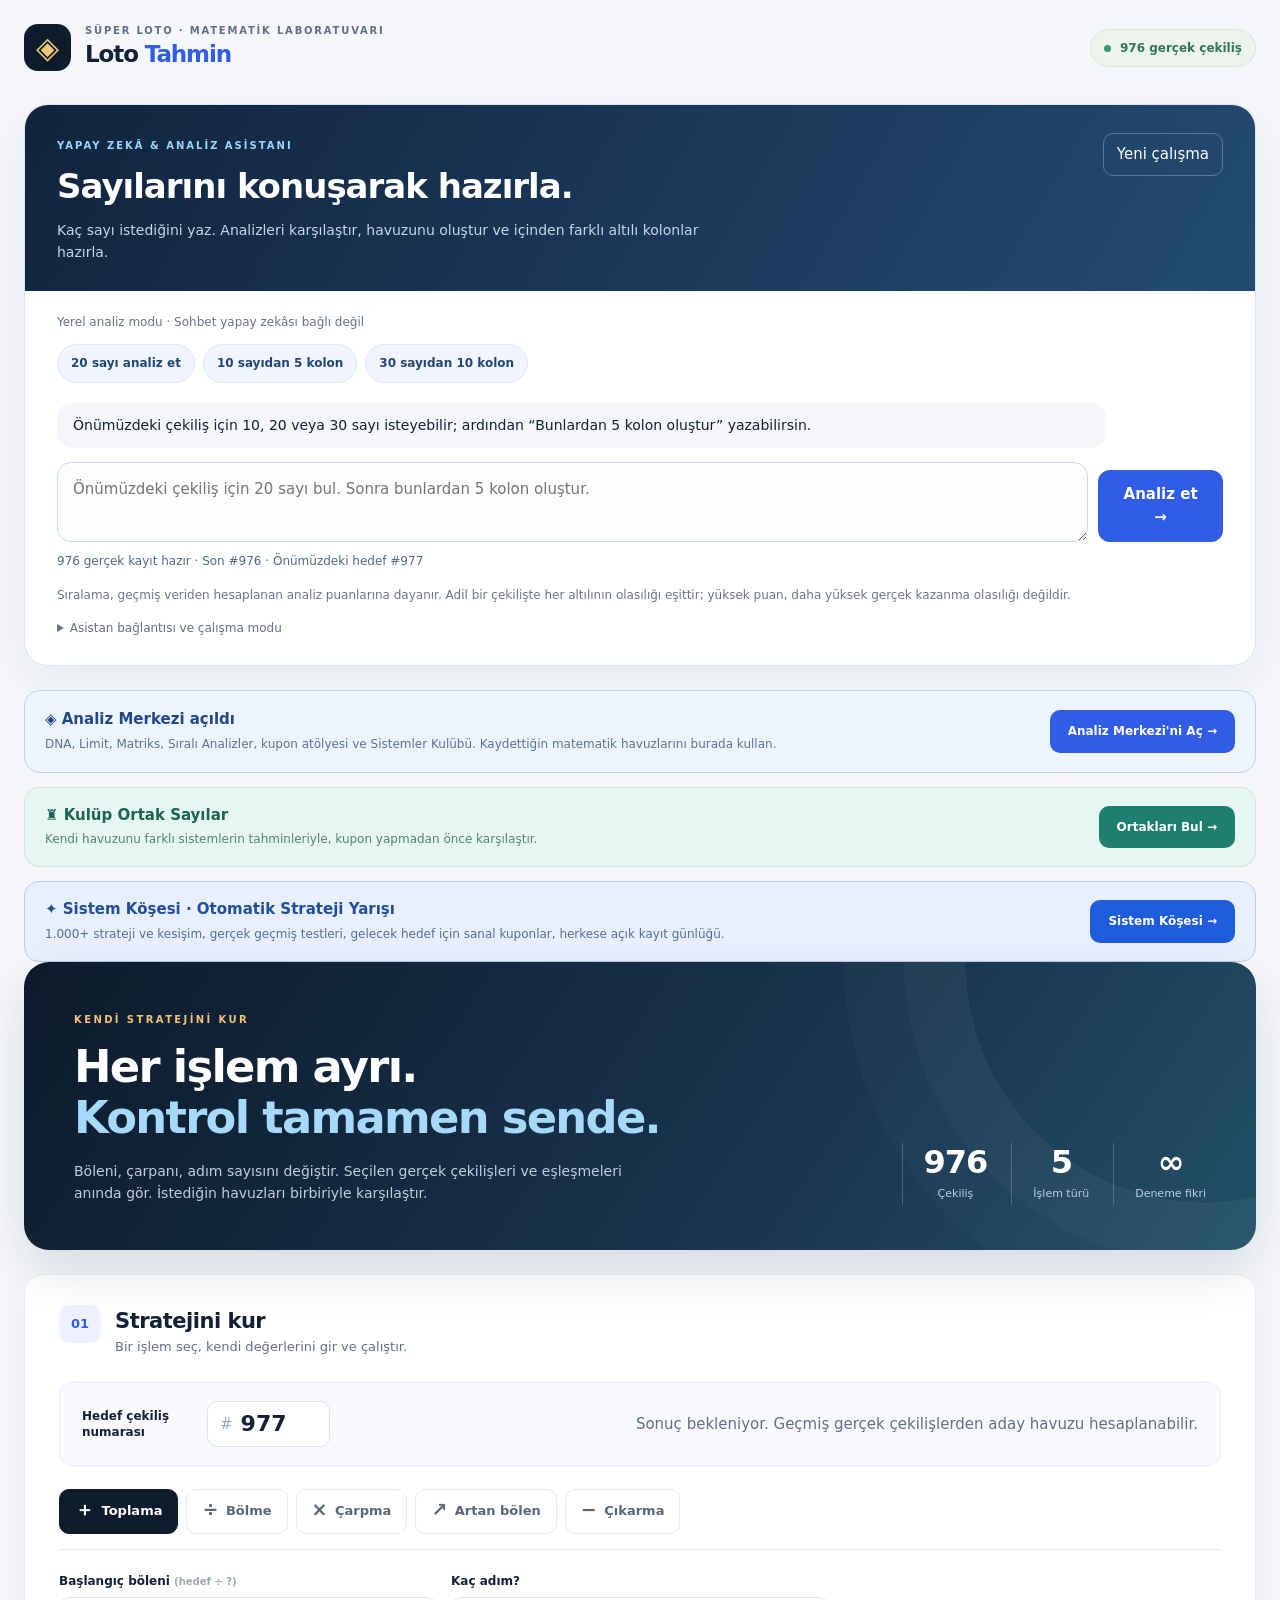
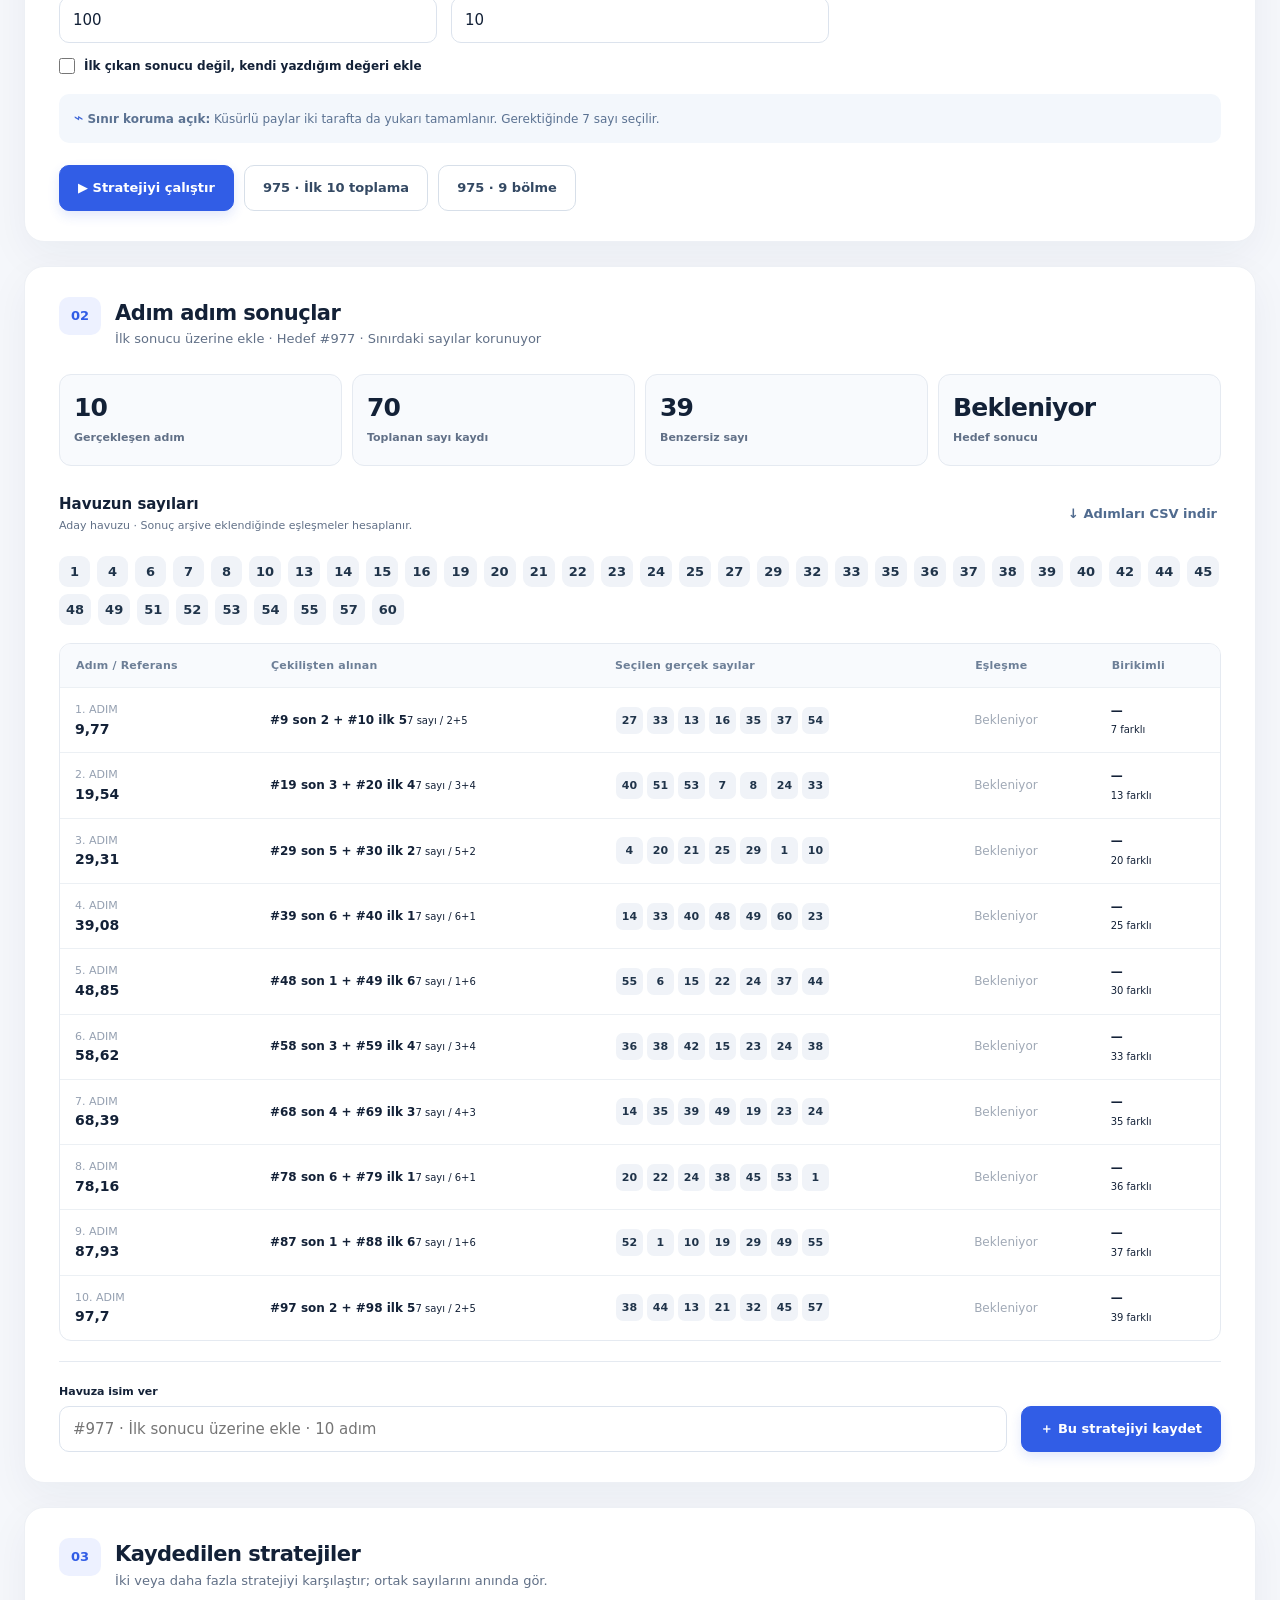
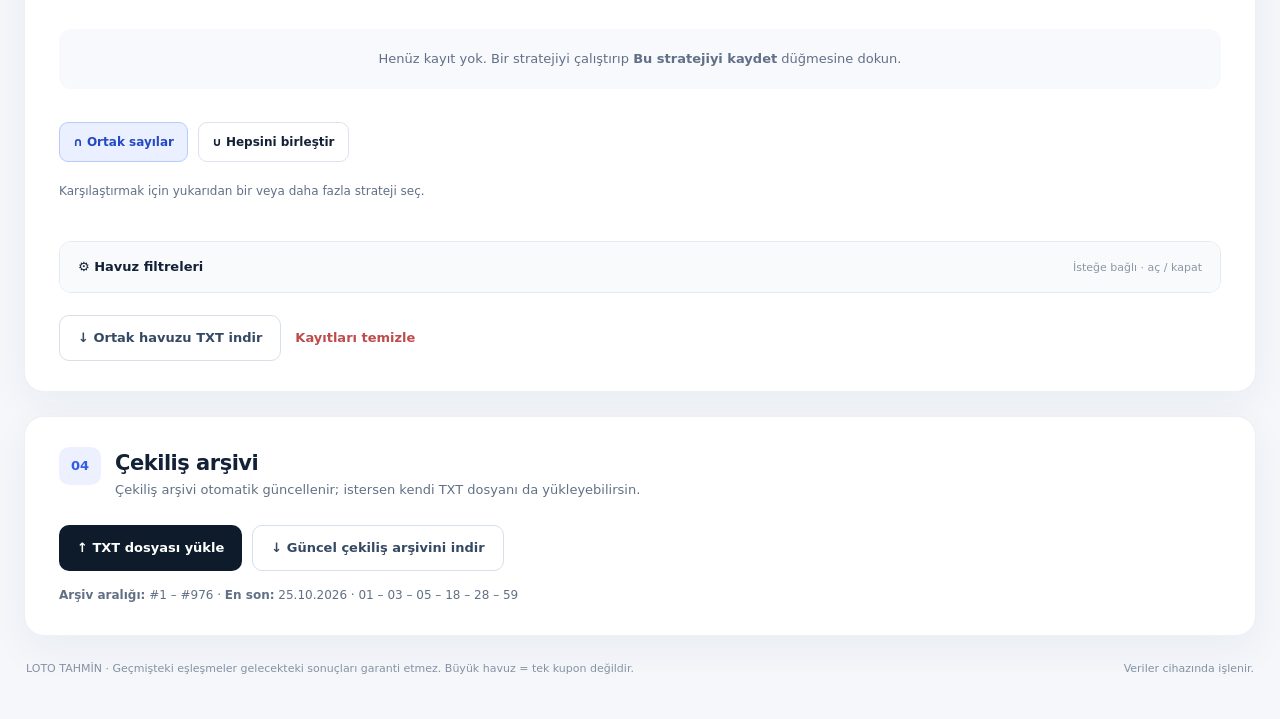
<file: index.html>
<!doctype html>
<html lang="tr">
<head>
  <meta charset="utf-8">
  <meta name="viewport" content="width=device-width,initial-scale=1,viewport-fit=cover">
  <meta name="theme-color" content="#0d1b2a">
  <meta name="description" content="Güncellenen gerçek Süper Loto çekilişleriyle esnek matematiksel strateji laboratuvarı.">
  <title>Loto Tahmin · Strateji Laboratuvarı</title>
  <link rel="stylesheet" href="./styles.css">
  <link rel="stylesheet" href="./assistant.css">
</head>
<body>
  <div class="shell">
    <header class="top">
      <div class="brand">
        <div class="brand-icon">◈</div>
        <div>
          <div class="overline">SÜPER LOTO · MATEMATİK LABORATUVARI</div>
          <h1>Loto <em>Tahmin</em></h1>
        </div>
      </div>
      <span class="status" id="dataStatus"><i></i> Arşiv yükleniyor</span>
    </header>

    <main>
      <section class="ai-panel" aria-labelledby="aiTitle">
        <header class="ai-head"><div><span class="ai-label">YAPAY ZEKÂ &amp; ANALİZ ASİSTANI</span><h2 id="aiTitle">Sayılarını konuşarak hazırla.</h2><p>Kaç sayı istediğini yaz. Analizleri karşılaştır, havuzunu oluştur ve içinden farklı altılı kolonlar hazırla.</p></div><button type="button" id="aiReset" class="ai-reset">Yeni çalışma</button></header>
        <div class="ai-body">
          <p class="ai-mode" id="aiMode">Yerel analiz modu · Sohbet yapay zekâsı bağlı değil</p>
          <div class="ai-chips" aria-label="Örnek talimatlar">
            <button type="button" data-ai-command="Önümüzdeki çekiliş için en iyi 20 sayı bul" disabled>20 sayı analiz et</button>
            <button type="button" data-ai-command="Önümüzdeki çekiliş için 10 sayı bul ve 5 kolon oluştur" disabled>10 sayıdan 5 kolon</button>
            <button type="button" data-ai-command="Önümüzdeki çekiliş için 30 sayı bul ve 10 kolon oluştur" disabled>30 sayıdan 10 kolon</button>
          </div>
          <div id="aiMessages" class="ai-messages" role="log" aria-live="polite" aria-label="Asistan konuşması"></div>
          <form id="aiForm" class="ai-form"><label style="position:absolute;width:1px;height:1px;overflow:hidden;clip-path:inset(50%)" for="aiInput">Talimatın</label><textarea id="aiInput" maxlength="2000" placeholder="Önümüzdeki çekiliş için 20 sayı bul. Sonra bunlardan 5 kolon oluştur." required></textarea><button id="aiSend" type="submit" disabled>Analiz et →</button></form>
          <p id="aiProgress" class="ai-progress" role="status">Arşiv hazırlanıyor…</p>
          <p class="ai-note">Sıralama, geçmiş veriden hesaplanan analiz puanlarına dayanır. Adil bir çekilişte her altılının olasılığı eşittir; yüksek puan, daha yüksek gerçek kazanma olasılığı değildir.</p>
          <details class="ai-connection"><summary>Asistan bağlantısı ve çalışma modu</summary><p>Şu anda ücretsiz yerel mod, sayı/kolon adedi, dönem ve temel eleme komutlarını yorumlar; genel sohbet yapay zekâsı değildir. Serbest anlatımı anlamak için güvenli bir yapay zekâ servisi bağlanmalıdır. Bağlantı başarısızsa sistem yapay zekâ çalışmış gibi davranmaz.</p><label>Güvenli asistan servis adresi<input id="aiEndpoint" type="url" placeholder="https://asistan-servisin.example/interpret" autocomplete="off"></label><label>Servis erişim kodu (yalnızca bu oturum)<input id="aiAccess" type="password" autocomplete="off"></label><p>Model API anahtarını buraya yazma; API anahtarı sunucuda tutulur.</p></details>
          <section id="aiResults" class="ai-results" hidden aria-labelledby="aiResultTitle"><h3 id="aiResultTitle"></h3><p id="aiEvidence"></p><div id="aiPool" class="ai-balls"></div><div id="aiColumns"></div><div class="ai-actions"><button type="button" id="aiDownload" disabled>TXT indir</button><button type="button" id="aiSavePool" disabled>Havuzu kaydet</button></div><details class="ai-audit"><summary>Analizler, sıralama puanları ve geçmiş kontrol</summary><div id="aiAudit"></div></details></section>
        </div>
      </section>
      <div class="lab-promo" style="display:flex;align-items:center;gap:18px;justify-content:space-between;flex-wrap:wrap;border:1px solid #bcd0f8;background:#eef4ff;border-radius:16px;padding:17px 20px;margin-top:16px"><div style="flex:1;min-width:190px"><strong style="display:block;color:#204789;font-size:15px">◈ Analiz Merkezi açıldı</strong><span style="font-size:12px;color:#5e7291">DNA, Limit, Matriks, Sıralı Analizler, kupon atölyesi ve Sistemler Kulübü. Kaydettiğin matematik havuzlarını burada kullan.</span></div><a href="./lab.html" style="text-decoration:none;display:inline-flex;align-items:center;justify-content:center;border-radius:10px;background:#315de6;color:white;font-size:12px;font-weight:800;padding:12px 18px;min-height:43px">Analiz Merkezi'ni Aç →</a></div>
      <div class="lab-promo" style="display:flex;align-items:center;gap:16px;justify-content:space-between;flex-wrap:wrap;background:#e6f7f1;border:1px solid #cce6dc;border-radius:15px;padding:16px 20px;margin-top:14px"><div style="flex:1;min-width:200px"><strong style="display:block;color:#1b6453;font-size:15px">♜ Kulüp Ortak Sayılar</strong><span style="font-size:12px;color:#538477">Kendi havuzunu farklı sistemlerin tahminleriyle, kupon yapmadan önce karşılaştır.</span></div><a href="./club-compare.html" style="text-decoration:none;border-radius:10px;background:#1e7f6e;color:#fff;font-size:12px;font-weight:800;padding:12px 18px">Ortakları Bul →</a></div>
<div class="lab-promo" style="display:flex;align-items:center;gap:16px;justify-content:space-between;flex-wrap:wrap;background:#e8efff;border:1px solid #b5cbef;border-radius:15px;padding:16px 20px;margin-top:14px"><div style="flex:1;min-width:200px"><strong style="display:block;color:#224e9a;font-size:15px">✦ Sistem Köşesi · Otomatik Strateji Yarışı</strong><span style="font-size:12px;color:#526f9c">1.000+ strateji ve kesişim, gerçek geçmiş testleri, gelecek hedef için sanal kuponlar, herkese açık kayıt günlüğü.</span></div><a href="./system-kosesi.html" style="text-decoration:none;border-radius:10px;background:#205ddd;color:#fff;font-size:12px;font-weight:800;padding:12px 18px">Sistem Köşesi →</a></div>
<section class="intro">
        <div>
          <span class="eyebrow">KENDİ STRATEJİNİ KUR</span>
          <h2>Her işlem ayrı.<br><span>Kontrol tamamen sende.</span></h2>
          <p>Böleni, çarpanı, adım sayısını değiştir. Seçilen gerçek çekilişleri ve eşleşmeleri anında gör. İstediğin havuzları birbiriyle karşılaştır.</p>
        </div>
        <div class="intro-numbers">
          <div><strong id="statDraws">—</strong><span>Çekiliş</span></div>
          <div><strong>5</strong><span>İşlem türü</span></div>
          <div><strong>∞</strong><span>Deneme fikri</span></div>
        </div>
      </section>

      <section class="workbench" aria-labelledby="setupTitle">
        <div class="panel-heading"><span class="step-counter">01</span><div><h3 id="setupTitle">Stratejini kur</h3><p>Bir işlem seç, kendi değerlerini gir ve çalıştır.</p></div></div>
        <div class="targetbar">
          <label for="targetInput">Hedef çekiliş numarası</label>
          <div class="target-input"><span>#</span><input id="targetInput" type="number" min="2" step="1" value="975" inputmode="numeric"></div>
          <div id="targetNumbers" class="target-numbers"><span class="muted">Gerçek çekilişin 6 sayısı yükleniyor…</span></div>
        </div>

        <div class="mode-tabs" id="modeTabs" role="tablist" aria-label="İşlem türü">
          <button type="button" class="tab active" data-mode="add" aria-selected="true"><span>＋</span> Toplama</button>
          <button type="button" class="tab" data-mode="divide" aria-selected="false"><span>÷</span> Bölme</button>
          <button type="button" class="tab" data-mode="multiply" aria-selected="false"><span>×</span> Çarpma</button>
          <button type="button" class="tab" data-mode="divisors" aria-selected="false"><span>↗</span> Artan bölen</button>
          <button type="button" class="tab" data-mode="subtract" aria-selected="false"><span>−</span> Çıkarma</button>
        </div>

        <form id="strategyForm">
          <div class="form-grid">
            <div class="field" data-field="seedDivisor"><label for="seedDivisor">Başlangıç böleni <small>(hedef ÷ ?)</small></label><input id="seedDivisor" type="text" inputmode="decimal" value="100"></div>
            <div class="field hidden" data-field="divisor"><label for="divisor">Bölen <small>(hedef ÷ ?)</small></label><input id="divisor" type="text" inputmode="decimal" value="2"></div>
            <div class="field hidden" data-field="factor"><label for="factor">Her tur çarpan</label><input id="factor" type="text" inputmode="decimal" value="2"></div>
            <div class="field hidden" data-field="increment"><label for="increment">Böleni artır <small>(her adım)</small></label><input id="increment" type="text" inputmode="decimal" value="1"></div>
            <div class="field hidden" data-field="amount"><label for="amount">Her tur çıkarılacak değer</label><input id="amount" type="text" inputmode="decimal" value="100"></div>
            <div class="field"><label for="stepCount">Kaç adım?</label><input id="stepCount" type="number" min="1" max="975" inputmode="numeric" value="10"></div>
            <div class="field span-two" data-field="addCustom">
              <label class="checkline"><input type="checkbox" id="addCustom"> İlk çıkan sonucu değil, kendi yazdığım değeri ekle</label>
              <input class="hidden alt-input" id="addValue" type="text" value="10" inputmode="decimal" aria-label="Özel eklenecek değer">
            </div>
          </div>
          <div class="rule-line"><span>⌁</span> <strong>Sınır koruma açık:</strong> Küsürlü paylar iki tarafta da yukarı tamamlanır. Gerektiğinde 7 sayı seçilir.</div>
          <div class="form-actions">
            <button type="submit" class="primary">▶ Stratejiyi çalıştır</button>
            <button type="button" id="exampleAdd" class="secondary">975 · İlk 10 toplama</button>
            <button type="button" id="exampleDivide" class="secondary">975 · 9 bölme</button>
          </div>
        </form>
      </section>

      <section class="results hidden" id="resultsArea" aria-labelledby="resultsTitle">
        <div class="panel-heading"><span class="step-counter">02</span><div><h3 id="resultsTitle">Adım adım sonuçlar</h3><p id="resultCaption">Seçilen referanslar ve gerçek çekiliş sayıları</p></div></div>
        <div class="metrics" id="resultMetrics"></div>
        <div class="result-head">
          <div><strong>Havuzun sayıları</strong><small id="poolCount"></small></div>
          <button class="ghost" type="button" id="exportSteps">↓ Adımları CSV indir</button>
        </div>
        <div class="number-grid" id="poolNumbers"></div>
        <div class="table-scroller">
          <table class="step-table">
            <thead><tr><th>Adım / Referans</th><th>Çekilişten alınan</th><th>Seçilen gerçek sayılar</th><th>Eşleşme</th><th>Birikimli</th></tr></thead>
            <tbody id="stepRows"></tbody>
          </table>
        </div>
        <div class="alert hidden" id="strategyWarning"></div>
        <div class="save-row">
          <label class="save-input"><span>Havuza isim ver</span><input id="strategyName" type="text" placeholder="Örn. 975 · 10 adım toplama" maxlength="65"></label>
          <button type="button" class="primary" id="saveStrategy">＋ Bu stratejiyi kaydet</button>
        </div>
      </section>

      <section class="compare" aria-labelledby="compareTitle">
        <div class="panel-heading"><span class="step-counter">03</span><div><h3 id="compareTitle">Kaydedilen stratejiler</h3><p>İki veya daha fazla stratejiyi karşılaştır; ortak sayılarını anında gör.</p></div></div>
        <div id="savedStrategies" class="saved-list"><p class="empty">Henüz kayıt yok. Bir stratejiyi çalıştırıp <strong>Bu stratejiyi kaydet</strong> düğmesine dokun.</p></div>
        <div class="compare-controls">
          <label class="radio-pill"><input type="radio" name="combine" value="intersection" checked><span>∩ Ortak sayılar</span></label>
          <label class="radio-pill"><input type="radio" name="combine" value="union"><span>∪ Hepsini birleştir</span></label>
        </div>
        <div class="compare-stats" id="compareStats"></div>
        <div id="combinedNumbers" class="number-grid"></div>

        <details class="filters" id="filterDetails">
          <summary><span>⚙ Havuz filtreleri</span><span class="subtle">İsteğe bağlı · aç / kapat</span></summary>
          <div class="filter-body">
            <label class="checkline"><input type="checkbox" id="frequencyEnabled"> Son N çekilişte fazla gelenleri ele</label>
            <div class="filter-row"><label>Son kaç çekiliş?<input id="lookback" type="number" min="1" max="975" value="10"></label><label>Kaç kez ve üstü?<input id="threshold" type="number" min="1" value="3"></label></div>
            <label class="checkline"><input type="checkbox" id="excludeLatest"> Hedeften önceki son çekilişin tüm sayılarını ele</label>
            <label class="field compact"><span>Şu çekilişlerin sayılarını ele <small>(örn. 845, 844)</small></span><input id="excludeDraws" type="text" placeholder="845, 844"></label>
            <label class="field compact"><span>Elle eleme <small>(örn. 7, 35)</small></span><input id="excludeNumbers" type="text" placeholder="7, 35"></label>
            <div class="rule-line">Filtreler yalnızca hedef çekilişten önceki gerçek verilere bakar. Kaynak havuzlar değişmez.</div>
          </div>
        </details>
        <div id="filteredResult" class="filtered-result hidden"></div>
        <div class="form-actions"><button class="secondary" type="button" id="exportComparison">↓ Ortak havuzu TXT indir</button><button class="ghost danger" type="button" id="clearSaved">Kayıtları temizle</button></div>
      </section>

      <section class="archive" aria-labelledby="archiveTitle">
        <div class="panel-heading"><span class="step-counter">04</span><div><h3 id="archiveTitle">Çekiliş arşivi</h3><p>Çekiliş arşivi otomatik güncellenir; istersen kendi TXT dosyanı da yükleyebilirsin.</p></div></div>
        <div class="archive-toolbar">
          <label class="file-button" for="fileInput">↑ TXT dosyası yükle <input type="file" id="fileInput" accept=".txt,text/plain"></label>
          <a class="secondary link-button" href="./data/draws.txt" download>↓ Güncel çekiliş arşivini indir</a>
        </div>
        <div class="archive-preview" id="archivePreview"></div>
      </section>
      <footer>LOTО TAHMİN · Geçmişteki eşleşmeler gelecekteki sonuçları garanti etmez. Büyük havuz = tek kupon değildir. <span>Veriler cihazında işlenir.</span></footer>
    </main>
  </div>
  <div id="toast" class="toast" role="status" aria-live="polite"></div>
  <script type="module" src="./app.mjs"></script>
  <script type="module" src="./assistant-ui.mjs"></script>
</body>
</html>
</file>
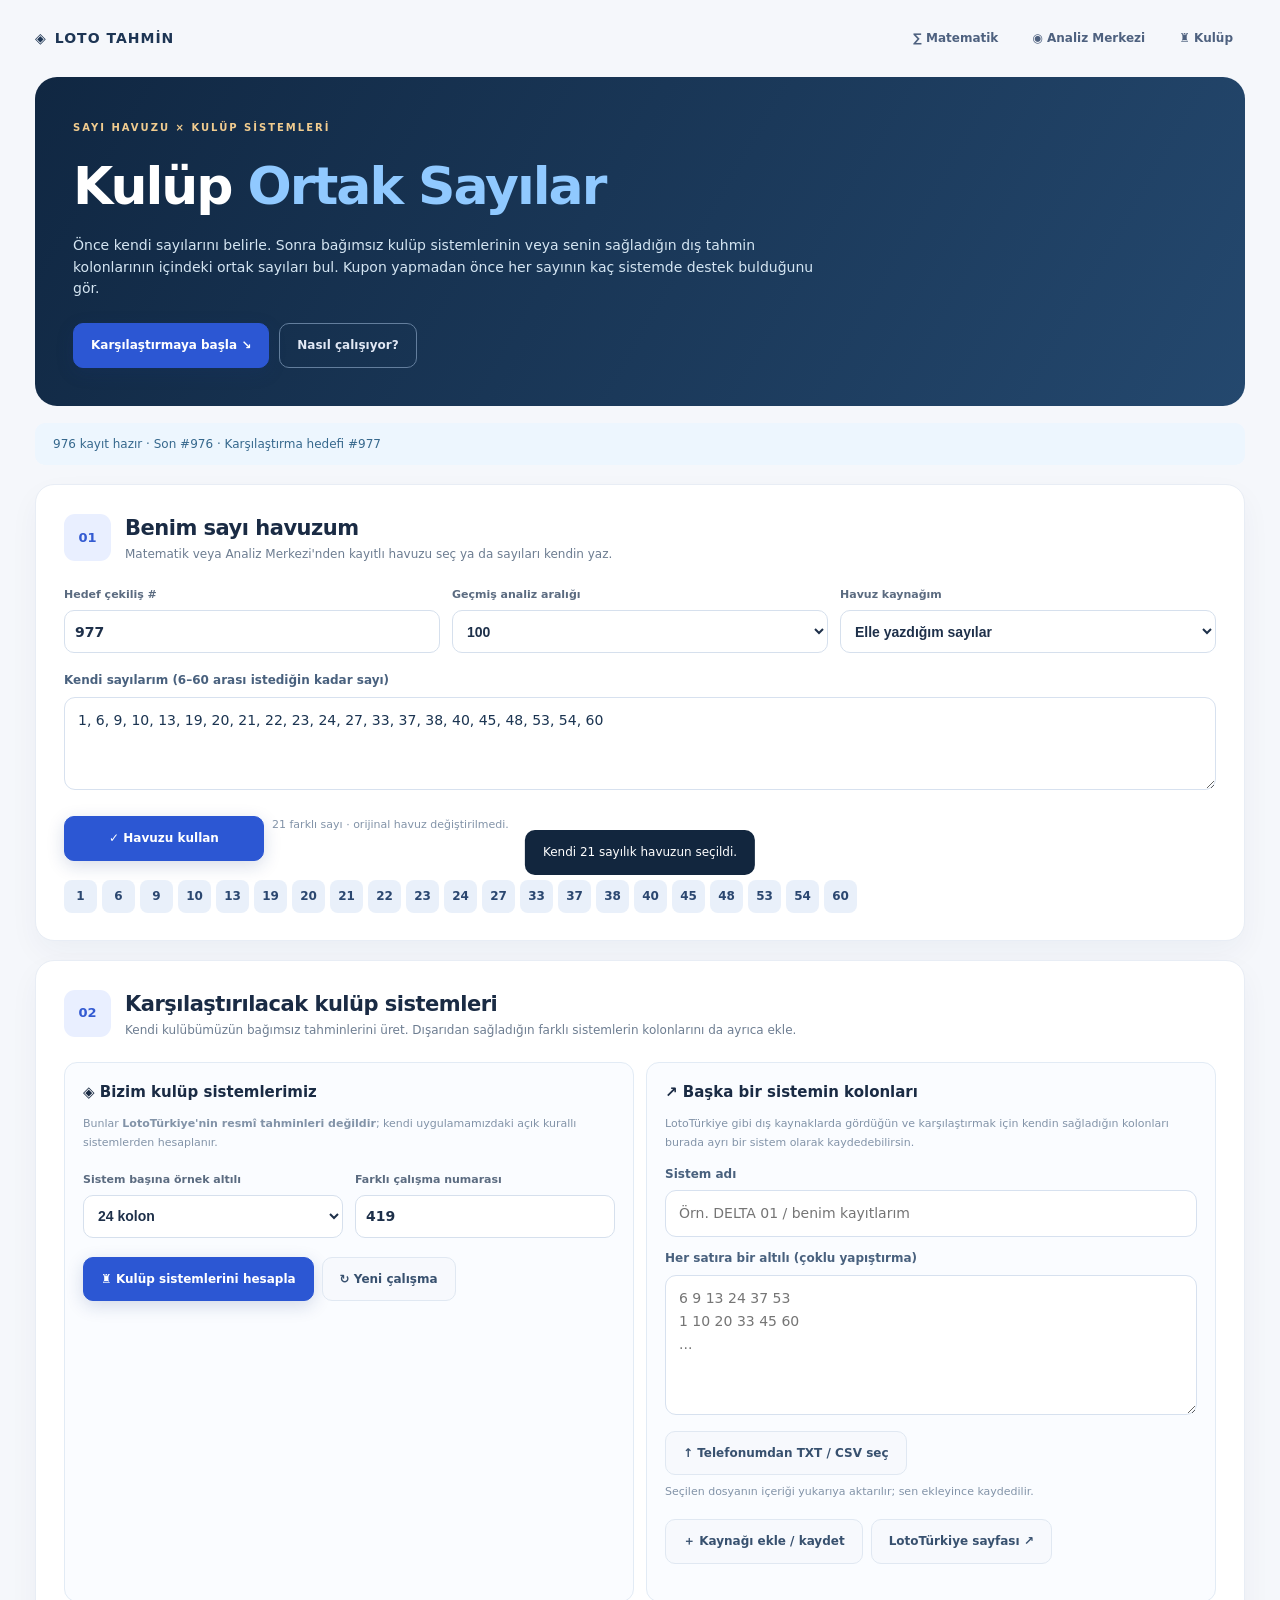
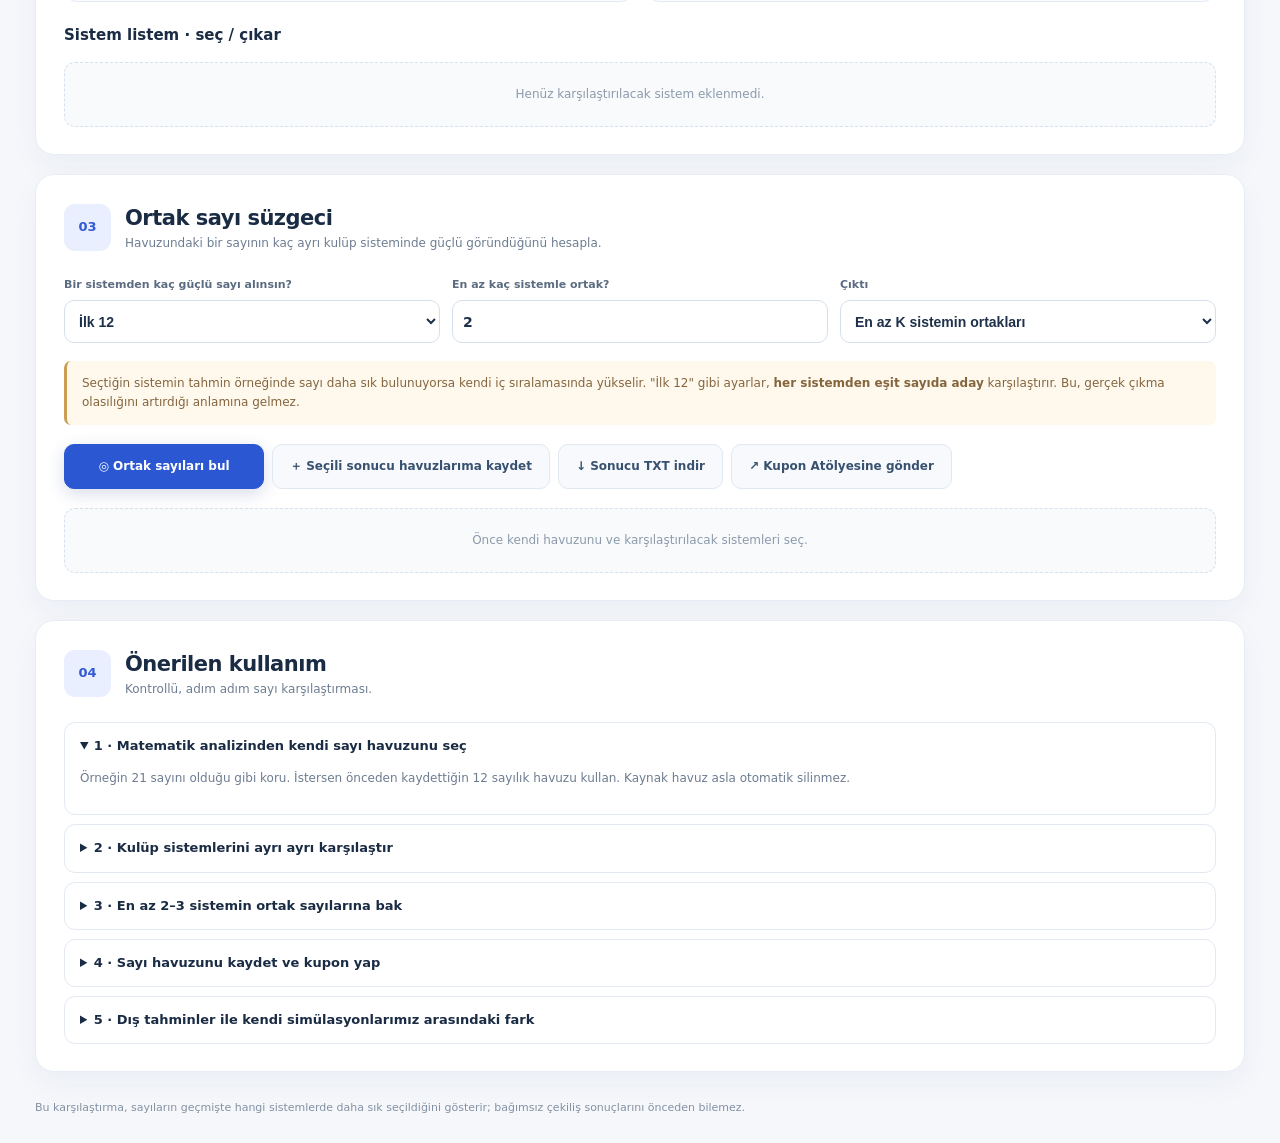
<file: club-compare.html>
<!doctype html>
<html lang="tr">
<head><meta charset="utf-8"><meta name="viewport" content="width=device-width,initial-scale=1,viewport-fit=cover">
<meta name="theme-color" content="#11253d">
<meta name="description" content="Kendi loto sayı havuzunu, bağımsız Kazananlar Kulübü sistemleri ve sana ait dış tahmin kolonlarıyla karşılaştır.">
<title>Kulüp Ortak Sayı Analizi · Loto Tahmin</title>
<link rel="stylesheet" href="./styles.css"><link rel="stylesheet" href="./lab.css"><link rel="stylesheet" href="./club-compare.css">
</head>
<body><main class="lab-shell">
<header class="lab-nav"><a class="lab-logo" href="./index.html">◈ <strong>LOTO TAHMİN</strong></a>
<nav><a href="./index.html">∑ Matematik</a><a href="./lab.html">◉ Analiz Merkezi</a><a href="./lab.html#club">♜ Kulüp</a></nav></header>
<section class="lab-hero club-hero">
<span class="lab-eyebrow">SAYI HAVUZU × KULÜP SİSTEMLERİ</span>
<h1>Kulüp <span>Ortak Sayılar</span></h1>
<p>Önce kendi sayılarını belirle. Sonra bağımsız kulüp sistemlerinin veya senin sağladığın dış tahmin kolonlarının içindeki ortak sayıları bul. Kupon yapmadan önce her sayının kaç sistemde destek bulduğunu gör.</p>
<div class="lab-hero-actions"><a class="lab-button primary" href="#clubOwn">Karşılaştırmaya başla ↘</a><a class="lab-button outline" href="#clubHelp">Nasıl çalışıyor?</a></div>
</section>
<div class="lab-status" id="clubStatus">Arşiv yükleniyor…</div>

<section class="lab-panel" id="clubOwn">
<div class="lab-panel-heading"><span class="lab-step">01</span><div><h2>Benim sayı havuzum</h2><p>Matematik veya Analiz Merkezi'nden kayıtlı havuzu seç ya da sayıları kendin yaz.</p></div></div>
<div class="lab-grid three">
<label>Hedef çekiliş #<input id="clubTarget" type="number" min="2" value="976" inputmode="numeric"></label>
<label>Geçmiş analiz aralığı<select id="clubWindow"><option value="30">30</option><option value="50">50</option><option value="100" selected>100</option><option value="200">200</option><option value="500">500</option></select></label>
<label>Havuz kaynağım<select id="ownSource"><option value="manual">Elle yazdığım sayılar</option></select></label>
</div>
<label class="club-text-label" for="ownNumbers">Kendi sayılarım (6–60 arası istediğin kadar sayı)</label>
<textarea id="ownNumbers" class="club-textarea" rows="3" spellcheck="false" placeholder="1, 6, 9, 10, 13, 19, 20, ...">1, 6, 9, 10, 13, 19, 20, 21, 22, 23, 24, 27, 33, 37, 38, 40, 45, 48, 53, 54, 60</textarea>
<div class="lab-actions"><button id="applyOwn" type="button" class="lab-button primary">✓ Havuzu kullan</button><span class="lab-muted" id="ownCount"></span></div>
<div id="ownPreview" class="lab-ballrow"></div>
</section>

<section class="lab-panel" id="clubSources">
<div class="lab-panel-heading"><span class="lab-step">02</span><div><h2>Karşılaştırılacak kulüp sistemleri</h2><p>Kendi kulübümüzün bağımsız tahminlerini üret. Dışarıdan sağladığın farklı sistemlerin kolonlarını da ayrıca ekle.</p></div></div>
<div class="club-source-split">
<div class="club-subsection">
<h3>◈ Bizim kulüp sistemlerimiz</h3>
<p class="lab-muted">Bunlar <strong>LotoTürkiye'nin resmî tahminleri değildir</strong>; kendi uygulamamızdaki açık kurallı sistemlerden hesaplanır.</p>
<div class="lab-grid two">
<label>Sistem başına örnek altılı<select id="simulationCount"><option value="12">12 kolon</option><option value="24" selected>24 kolon</option><option value="50">50 kolon</option><option value="100">100 kolon</option></select></label>
<label>Farklı çalışma numarası<input id="simulationSeed" type="number" value="419" inputmode="numeric"></label>
</div>
<div class="lab-actions"><button id="simulateClub" type="button" class="lab-button primary">♜ Kulüp sistemlerini hesapla</button><button id="shuffleClub" type="button" class="lab-button soft">↻ Yeni çalışma</button></div>
</div>
<div class="club-subsection">
<h3>↗ Başka bir sistemin kolonları</h3>
<p class="lab-muted">LotoTürkiye gibi dış kaynaklarda gördüğün ve karşılaştırmak için kendin sağladığın kolonları burada ayrı bir sistem olarak kaydedebilirsin.</p>
<label class="club-text-label" for="externalName">Sistem adı</label>
<input id="externalName" type="text" class="club-textfield" maxlength="75" placeholder="Örn. DELTA 01 / benim kayıtlarım">
<label class="club-text-label" for="externalColumns">Her satıra bir altılı (çoklu yapıştırma)</label>
<textarea id="externalColumns" rows="5" class="club-textarea" spellcheck="false" placeholder="6 9 13 24 37 53&#10;1 10 20 33 45 60&#10;..."></textarea>
<div class="lab-actions" style="margin:9px 0">
<label class="lab-button soft" for="externalFile">↑ Telefonumdan TXT / CSV seç<input type="file" id="externalFile" accept=".txt,.csv,text/plain,text/csv" style="position:absolute;width:1px;height:1px;opacity:0"></label>
<span class="lab-muted">Seçilen dosyanın içeriği yukarıya aktarılır; sen ekleyince kaydedilir.</span></div>
<div class="lab-actions"><button id="importExternal" type="button" class="lab-button soft">＋ Kaynağı ekle / kaydet</button><a href="https://www.lototurkiye.com/TAHMIN" target="_blank" rel="noopener noreferrer" class="lab-button soft">LotoTürkiye sayfası ↗</a></div>
</div>
</div>
<h3 class="lab-subtitle">Sistem listem · seç / çıkar</h3>
<div id="sourceList" class="club-source-list"><p class="lab-empty">Önce kulüp sistemlerini hesapla veya kolon kaynağı ekle.</p></div>
</section>

<section class="lab-panel" id="clubIntersect">
<div class="lab-panel-heading"><span class="lab-step">03</span><div><h2>Ortak sayı süzgeci</h2><p>Havuzundaki bir sayının kaç ayrı kulüp sisteminde güçlü göründüğünü hesapla.</p></div></div>
<div class="lab-grid three">
<label>Bir sistemden kaç güçlü sayı alınsın?<select id="topPerSource"><option value="6">İlk 6</option><option value="10">İlk 10</option><option value="12" selected>İlk 12</option><option value="15">İlk 15</option><option value="20">İlk 20</option><option value="30">İlk 30</option><option value="60">O sistemin tüm görülen sayıları</option></select></label>
<label>En az kaç sistemle ortak?<input id="minClubSources" type="number" min="1" value="2" inputmode="numeric"></label>
<label>Çıktı<select id="intersectionDisplay"><option value="consensus" selected>En az K sistemin ortakları</option><option value="all">Bütün sistemlerin ortakları</option><option value="supported">En az 1 sistemde</option><option value="unmatched">Sistemlerde bulunmayanlar</option></select></label>
</div>
<div class="lab-note">Seçtiğin sistemin tahmin örneğinde sayı daha sık bulunuyorsa kendi iç sıralamasında yükselir. "İlk 12" gibi ayarlar, <strong>her sistemden eşit sayıda aday</strong> karşılaştırır. Bu, gerçek çıkma olasılığını artırdığı anlamına gelmez.</div>
<div class="lab-actions"><button id="compareClub" type="button" class="lab-button primary">◎ Ortak sayıları bul</button><button id="saveConsensus" type="button" class="lab-button soft">＋ Seçili sonucu havuzlarıma kaydet</button><button id="exportClub" type="button" class="lab-button soft">↓ Sonucu TXT indir</button><button id="sendToCoupons" type="button" class="lab-button soft">↗ Kupon Atölyesine gönder</button></div>
<div id="clubOutput"><p class="lab-empty">Önce kendi havuzunu ve karşılaştırılacak sistemleri seç.</p></div>
</section>

<section class="lab-panel" id="clubHelp">
<div class="lab-panel-heading"><span class="lab-step">04</span><div><h2>Önerilen kullanım</h2><p>Kontrollü, adım adım sayı karşılaştırması.</p></div></div>
<div class="lab-guide">
<details open><summary>1 · Matematik analizinden kendi sayı havuzunu seç</summary><p>Örneğin 21 sayını olduğu gibi koru. İstersen önceden kaydettiğin 12 sayılık havuzu kullan. Kaynak havuz asla otomatik silinmez.</p></details>
<details><summary>2 · Kulüp sistemlerini ayrı ayrı karşılaştır</summary><p>Kulübümüzdeki 6 bağımsız sistemden 24–100 kolon örneği oluştur. Varsa LotoTürkiye veya başka yerden <em>kendinin getirdiği</em> gerçek kolonları ayrı isimle ekle. Sistem adını ve kolonların hangi hedef çekilişe ait olduğunu kontrol et.</p></details>
<details><summary>3 · En az 2–3 sistemin ortak sayılarına bak</summary><p>İlk 12–15 sayılık sistem listelerini kıyasla. Önce 2 sistem eşiğiyle başla; 3 veya 4 sistem eşiği çok sayıyı dışarıda bırakıyorsa geri dön. Ayrıca "Bütün sistemlerde ortak" seçeneği de var.</p></details>
<details><summary>4 · Sayı havuzunu kaydet ve kupon yap</summary><p>Ortaya çıkan sonuç ayrı bir havuz olarak kaydedilir. Kupon Atölyesi'ne geçtiğinde bu havuzu sıkı veya yumuşak sınırla kullanabilirsin. Sıfır veya 6'dan az sayı varsa altılı yapmak için havuzu genişletmelisin.</p></details>
<details><summary>5 · Dış tahminler ile kendi simülasyonlarımız arasındaki fark</summary><p>LotoTürkiye'deki sistemler birçok olası kombinasyon arasından örnekler yayımlıyor; tüm olasılıkları temsil ettikleri söylenemez. Sitemiz bu içerikleri otomatik kopyalamaz veya yeniden yayımlamaz. Senin eklediğin tahminler yalnızca kendi cihazında saklanır. 4–5 bilme garantisi yoktur.</p></details>
</div></section>
<footer class="lab-footer">Bu karşılaştırma, sayıların geçmişte hangi sistemlerde daha sık seçildiğini gösterir; bağımsız çekiliş sonuçlarını önceden bilemez.</footer>
<div class="lab-toast" id="clubToast" role="status" aria-live="polite"></div>
</main><script type="module" src="./club-compare-ui.mjs"></script></body></html>
</file>
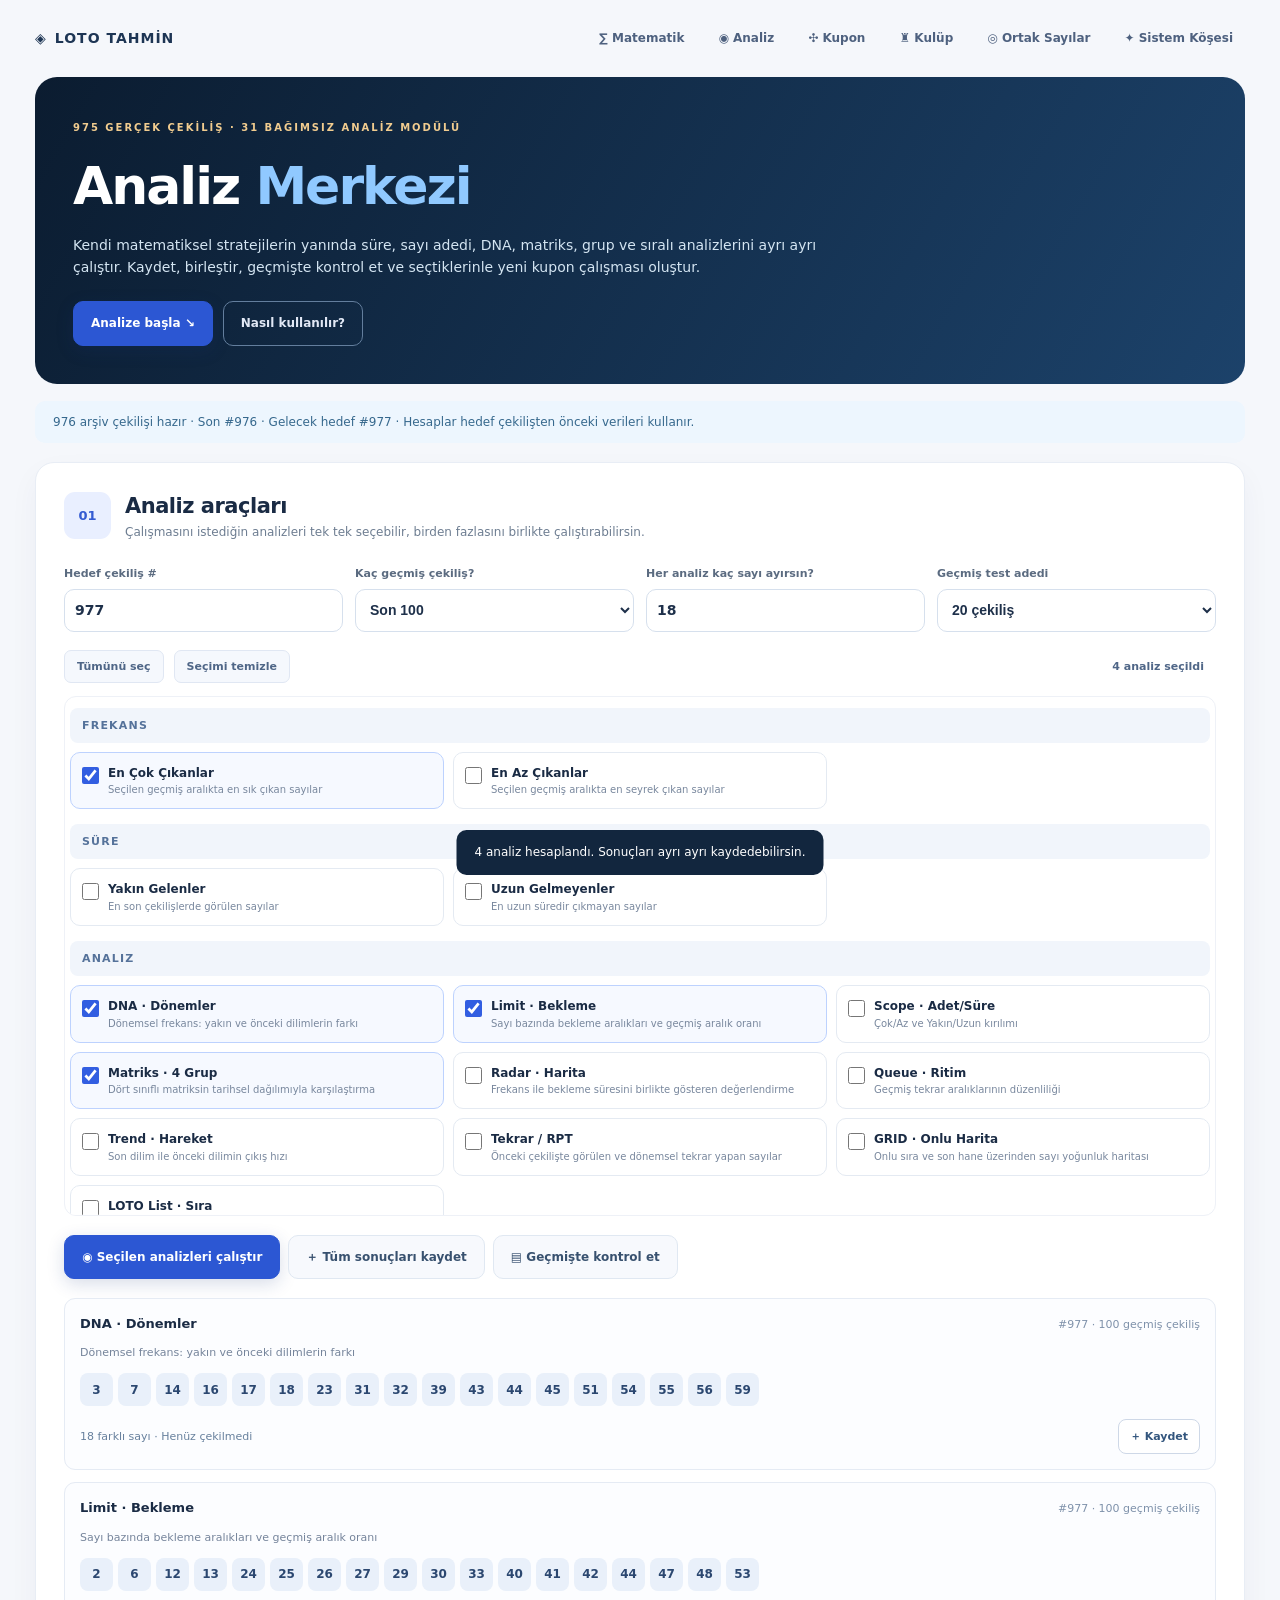
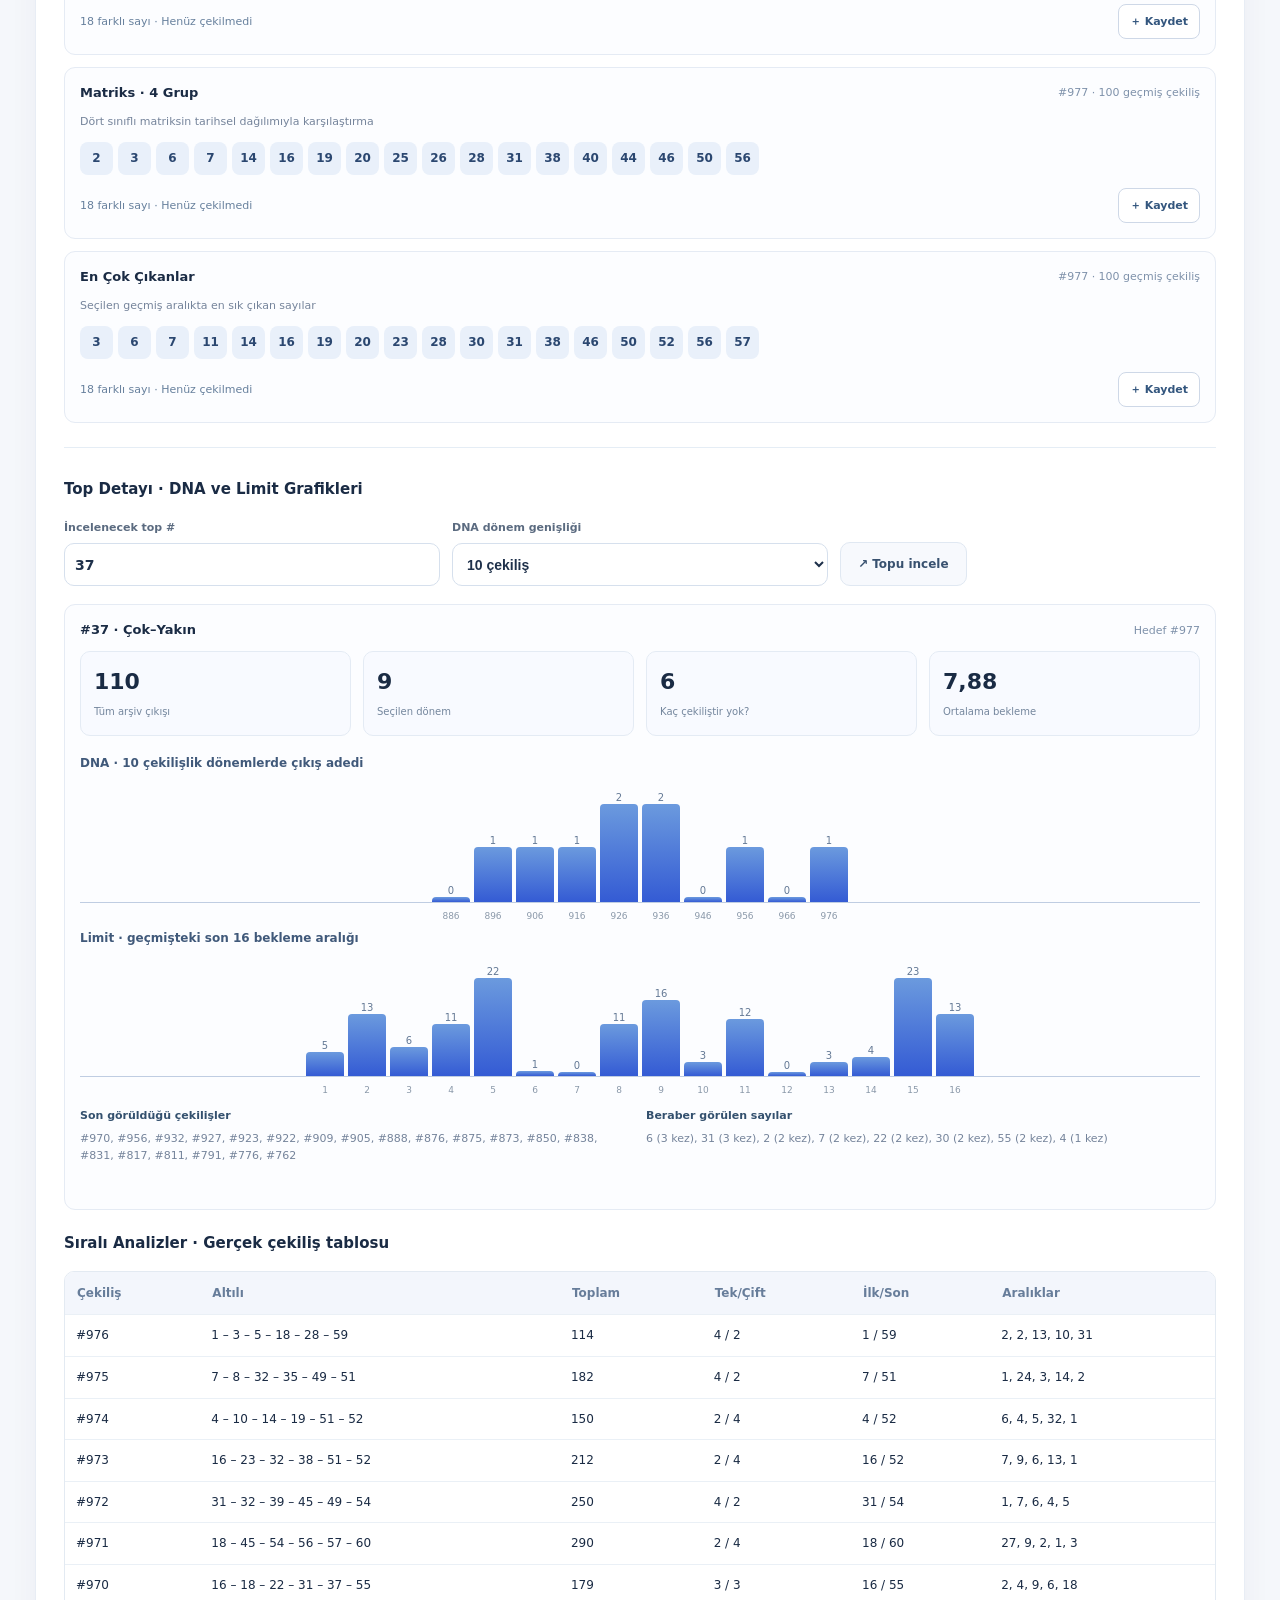
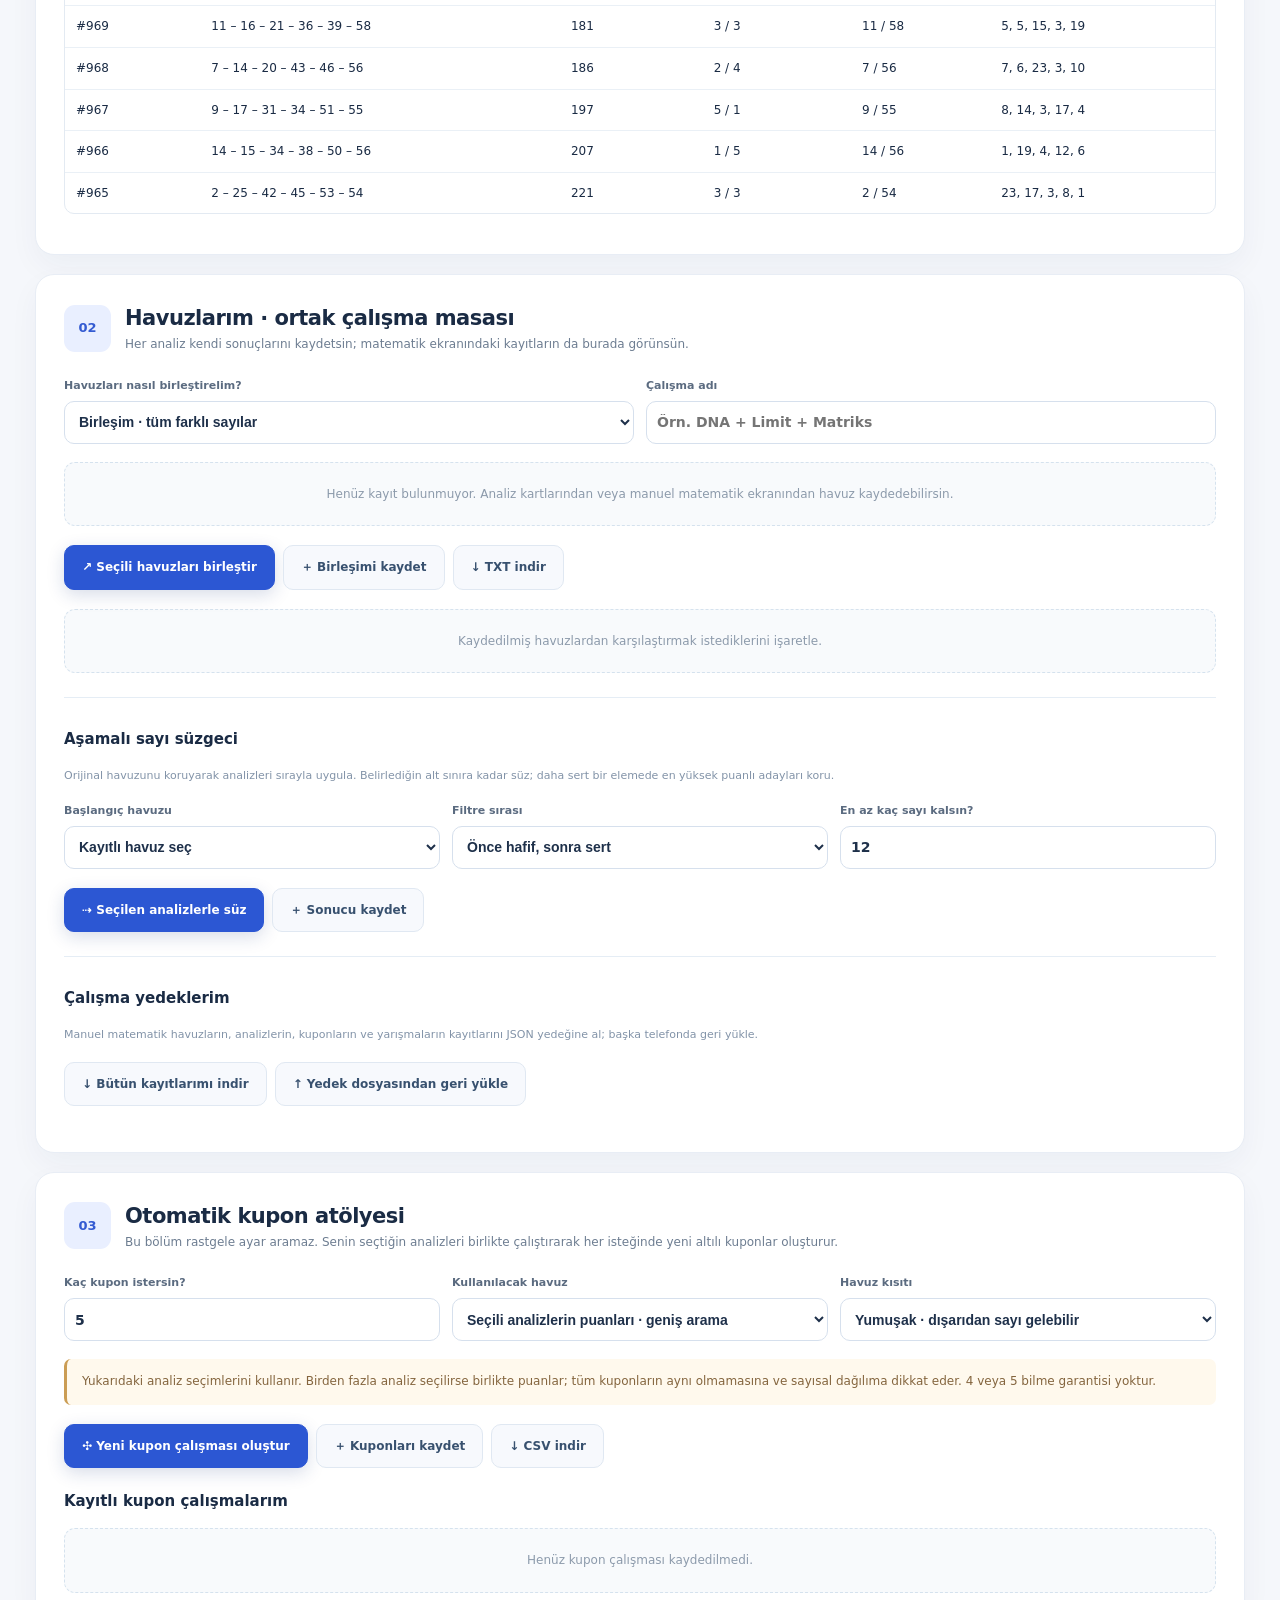
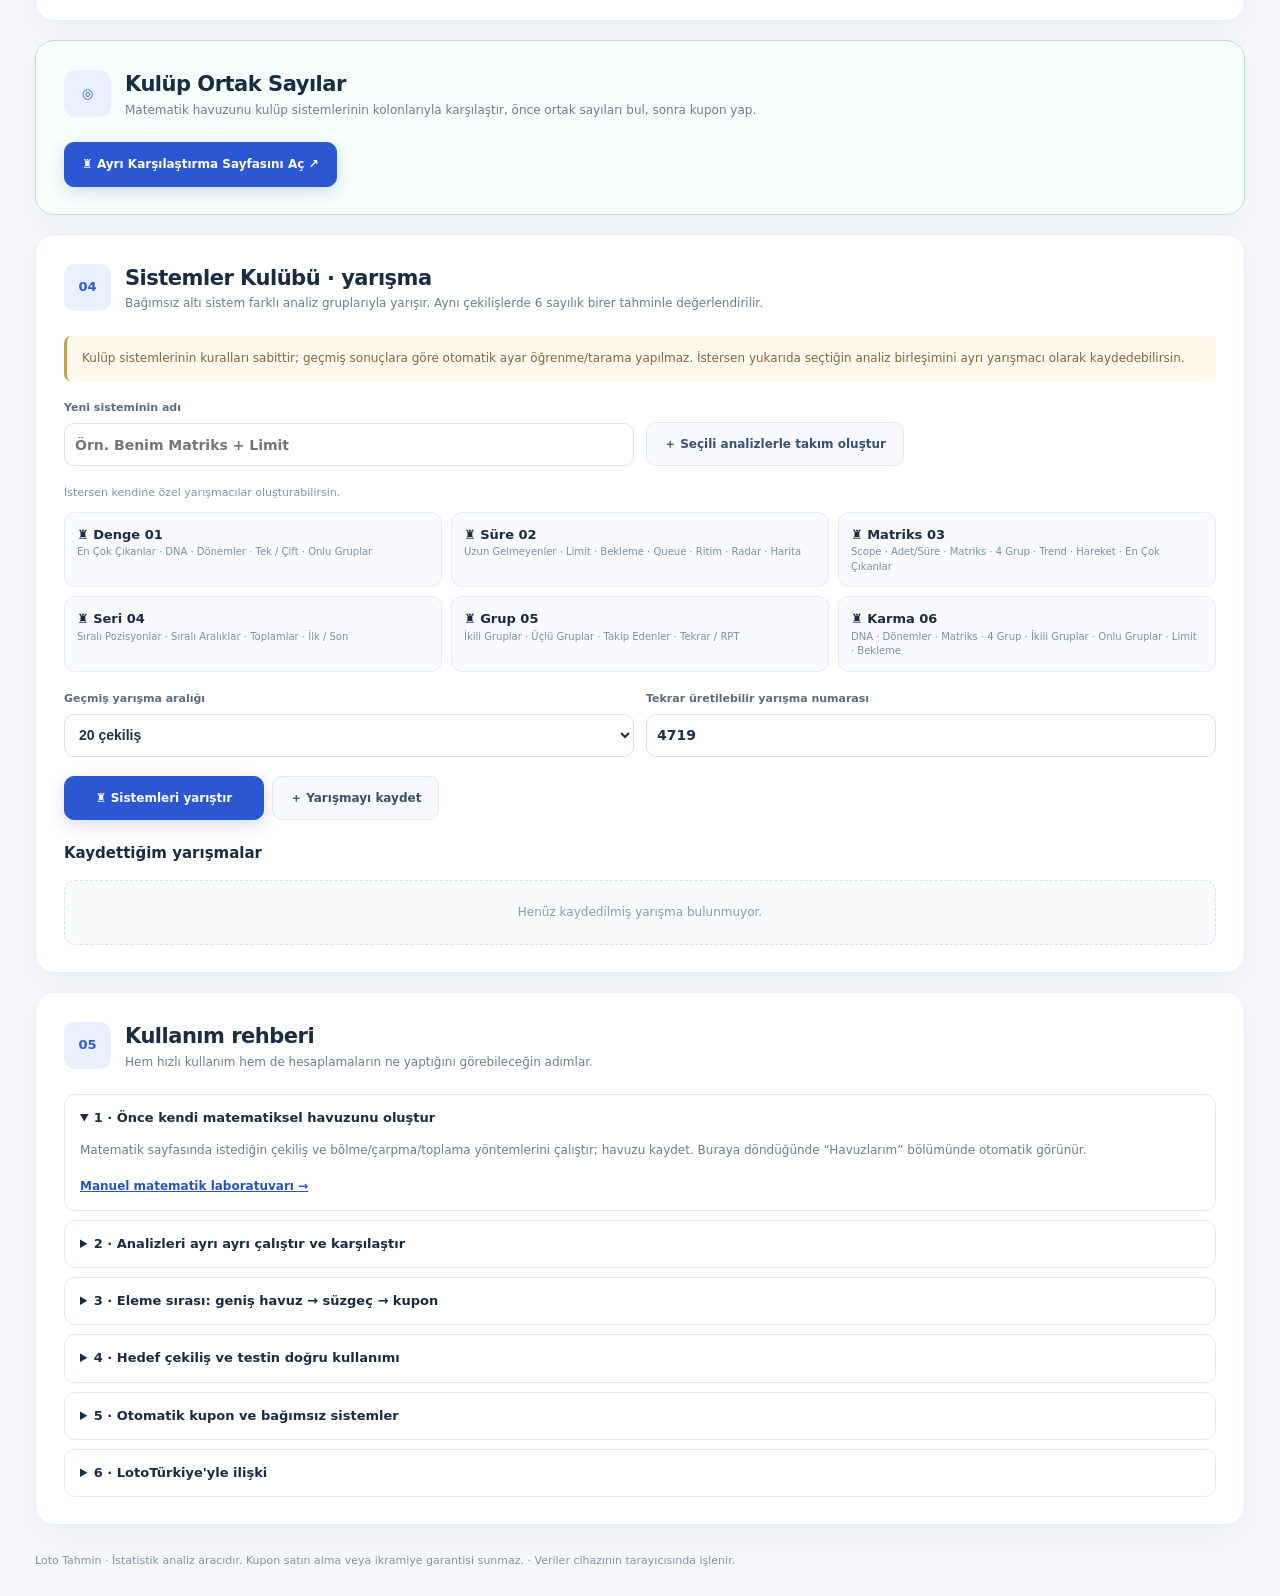
<file: lab.html>
<!doctype html>
<html lang="tr"><head>
<meta charset="utf-8"><meta name="viewport" content="width=device-width,initial-scale=1,viewport-fit=cover">
<meta name="theme-color" content="#11253d"><meta name="description" content="Süper Loto için manuel matematik, dönemsel, sıralı ve grup analiz laboratuvarı">
<title>Loto Tahmin · Analiz Merkezi</title>
<link rel="stylesheet" href="./styles.css"><link rel="stylesheet" href="./lab.css">
</head><body><main class="lab-shell">
<header class="lab-nav"><a class="lab-logo" href="./index.html">◈ <strong>LOTO TAHMİN</strong></a><nav><a href="./index.html">∑ Matematik</a><a href="#analyzer">◉ Analiz</a><a href="#coupons">✣ Kupon</a><a href="#club">♜ Kulüp</a><a href="./club-compare.html">◎ Ortak Sayılar</a><a href="./system-kosesi.html">✦ Sistem Köşesi</a></nav></header>
<section class="lab-hero"><span class="lab-eyebrow">975 GERÇEK ÇEKİLİŞ · 31 BAĞIMSIZ ANALİZ MODÜLÜ</span>
<h1>Analiz <span>Merkezi</span></h1>
<p>Kendi matematiksel stratejilerin yanında süre, sayı adedi, DNA, matriks, grup ve sıralı analizlerini ayrı ayrı çalıştır. Kaydet, birleştir, geçmişte kontrol et ve seçtiklerinle yeni kupon çalışması oluştur.</p>
<div class="lab-hero-actions"><a href="#analyzer" class="lab-button primary">Analize başla ↘</a><a href="#guide" class="lab-button outline">Nasıl kullanılır?</a></div>
</section>
<div class="lab-status" id="labStatus">975 çekilişlik arşiv yükleniyor…</div>
<section class="lab-panel" id="analyzer">
<div class="lab-panel-heading"><span class="lab-step">01</span><div><h2>Analiz araçları</h2><p>Çalışmasını istediğin analizleri tek tek seçebilir, birden fazlasını birlikte çalıştırabilirsin.</p></div></div>
<div class="lab-grid four"><label>Hedef çekiliş #<input id="labTarget" type="number" value="976" min="2" inputmode="numeric"></label>
<label>Kaç geçmiş çekiliş?<select id="labWindow"><option value="20">Son 20</option><option value="30">Son 30</option><option value="50">Son 50</option><option value="100" selected>Son 100</option><option value="200">Son 200</option><option value="500">Son 500</option><option value="975">Tüm geçmiş</option></select></label>
<label>Her analiz kaç sayı ayırsın?<input id="labLimit" type="number" value="18" min="6" max="60"></label>
<label>Geçmiş test adedi<select id="labTestCount"><option value="10">10 çekiliş</option><option value="20" selected>20 çekiliş</option><option value="50">50 çekiliş</option><option value="100">100 çekiliş</option></select></label></div>
<div class="lab-minirow"><button id="selectAll" type="button">Tümünü seç</button><button id="deselectAll" type="button">Seçimi temizle</button><span id="selectedSummary">0 analiz seçildi</span></div>
<div class="lab-module-list" id="labModules"></div>
<div class="lab-actions"><button class="lab-button primary" id="analyzeNow">◉ Seçilen analizleri çalıştır</button><button class="lab-button soft" id="saveAllAnalyses">＋ Tüm sonuçları kaydet</button><button class="lab-button soft" id="testNow">▤ Geçmişte kontrol et</button></div>
<div class="lab-results" id="labResults"><p class="lab-empty">İlk analiz için yukarıdan bir veya birkaç modül seçip çalıştır.</p></div>
<div class="lab-inspector">
<h3 class="lab-subtitle">Top Detayı · DNA ve Limit Grafikleri</h3>
<div class="lab-grid three"><label>İncelenecek top #<input id="inspectNumber" type="number" value="37" min="1" max="60"></label>
<label>DNA dönem genişliği<select id="inspectBand"><option value="5">5 çekiliş</option><option value="10" selected>10 çekiliş</option><option value="20">20 çekiliş</option><option value="30">30 çekiliş</option></select></label>
<div style="display:flex;align-items:end"><button class="lab-button soft" id="inspectNow">↗ Topu incele</button></div></div>
<div id="inspectResult"></div>
<h3 class="lab-subtitle">Sıralı Analizler · Gerçek çekiliş tablosu</h3>
<div id="orderedResult"></div></div>
<div id="labBacktest" class="lab-small-results"></div>
</section>

<section class="lab-panel" id="pool">
<div class="lab-panel-heading"><span class="lab-step">02</span><div><h2>Havuzlarım · ortak çalışma masası</h2><p>Her analiz kendi sonuçlarını kaydetsin; matematik ekranındaki kayıtların da burada görünsün.</p></div></div>
<div class="lab-grid two"><label>Havuzları nasıl birleştirelim?<select id="labCombine"><option value="union">Birleşim · tüm farklı sayılar</option><option value="intersection">Kesişim · hepsinde ortak sayılar</option></select></label>
<label>Çalışma adı<input id="labPoolName" placeholder="Örn. DNA + Limit + Matriks" maxlength="80"></label></div>
<div class="lab-saved-list" id="labSaved"></div>
<div class="lab-actions"><button class="lab-button primary" id="combineNow">↗ Seçili havuzları birleştir</button><button class="lab-button soft" id="saveCombined">＋ Birleşimi kaydet</button><button class="lab-button soft" id="downloadPool">↓ TXT indir</button></div>
<div id="labCombined"><p class="lab-empty">Kaydedilmiş havuzlardan karşılaştırmak istediklerini işaretle.</p></div>
<div class="lab-sieve">
<h3 class="lab-subtitle">Aşamalı sayı süzgeci</h3>
<p class="lab-muted">Orijinal havuzunu koruyarak analizleri sırayla uygula. Belirlediğin alt sınıra kadar süz; daha sert bir elemede en yüksek puanlı adayları koru.</p>
<div class="lab-grid three"><label>Başlangıç havuzu<select id="pipelineSource"><option value="">Kayıtlı havuz seç</option></select></label>
<label>Filtre sırası<select id="pipelineOrder"><option value="gentle">Önce hafif, sonra sert</option><option value="selected">Analiz seçme sıram</option></select></label>
<label>En az kaç sayı kalsın?<input type="number" id="pipelineMinimum" min="6" max="60" value="12"></label></div>
<div class="lab-actions"><button class="lab-button primary" id="runPipeline">⇢ Seçilen analizlerle süz</button><button class="lab-button soft" id="savePipeline">＋ Sonucu kaydet</button></div>
<div id="pipelineReport"></div>
</div>
<div class="lab-backup"><h3 class="lab-subtitle">Çalışma yedeklerim</h3>
<p class="lab-muted">Manuel matematik havuzların, analizlerin, kuponların ve yarışmaların kayıtlarını JSON yedeğine al; başka telefonda geri yükle.</p>
<div class="lab-actions"><button type="button" class="lab-button soft" id="exportBackup">↓ Bütün kayıtlarımı indir</button>
<label class="lab-button soft" for="importBackup">↑ Yedek dosyasından geri yükle<input id="importBackup" type="file" accept=".json,application/json" style="position:absolute;opacity:0;width:1px;height:1px"></label></div>
</div>
</section>

<section class="lab-panel" id="coupons">
<div class="lab-panel-heading"><span class="lab-step">03</span><div><h2>Otomatik kupon atölyesi</h2><p>Bu bölüm rastgele ayar aramaz. Senin seçtiğin analizleri birlikte çalıştırarak her isteğinde yeni altılı kuponlar oluşturur.</p></div></div>
<div class="lab-grid three"><label>Kaç kupon istersin?<input type="number" id="couponCount" min="1" max="100" value="5"></label>
<label>Kullanılacak havuz<select id="couponPool"><option value="">Seçili analizlerin puanları · geniş arama</option><option value="selected-union">Seçili analizlerin birleşik adayları</option><option value="selected-intersection">Seçili analizlerin ortak adayları</option></select></label>
<label>Havuz kısıtı<select id="couponStrict"><option value="soft">Yumuşak · dışarıdan sayı gelebilir</option><option value="strict">Sıkı · yalnızca havuz sayıları</option></select></label></div>
<div class="lab-note">Yukarıdaki analiz seçimlerini kullanır. Birden fazla analiz seçilirse birlikte puanlar; tüm kuponların aynı olmamasına ve sayısal dağılıma dikkat eder. 4 veya 5 bilme garantisi yoktur.</div>
<div class="lab-actions"><button class="lab-button primary" id="makeCoupons">✣ Yeni kupon çalışması oluştur</button><button class="lab-button soft" id="saveCoupons">＋ Kuponları kaydet</button><button class="lab-button soft" id="downloadCoupons">↓ CSV indir</button></div>
<div id="couponResult"></div><h3 class="lab-subtitle">Kayıtlı kupon çalışmalarım</h3><div id="couponHistory"></div>
</section>

<div class="lab-panel" style="border-color:#bedfd6;background:#f6fffb"><div class="lab-panel-heading"><span class="lab-step">◎</span><div><h2>Kulüp Ortak Sayılar</h2><p>Matematik havuzunu kulüp sistemlerinin kolonlarıyla karşılaştır, önce ortak sayıları bul, sonra kupon yap.</p></div></div><a class="lab-button primary" href="./club-compare.html">♜ Ayrı Karşılaştırma Sayfasını Aç ↗</a></div>
<section class="lab-panel" id="club">
<div class="lab-panel-heading"><span class="lab-step">04</span><div><h2>Sistemler Kulübü · yarışma</h2><p>Bağımsız altı sistem farklı analiz gruplarıyla yarışır. Aynı çekilişlerde 6 sayılık birer tahminle değerlendirilir.</p></div></div>
<div class="lab-note">Kulüp sistemlerinin kuralları sabittir; geçmiş sonuçlara göre otomatik ayar öğrenme/tarama yapılmaz. İstersen yukarıda seçtiğin analiz birleşimini ayrı yarışmacı olarak kaydedebilirsin.</div>
<div class="lab-grid two"><label>Yeni sisteminin adı<input id="clubCustomName" maxlength="55" placeholder="Örn. Benim Matriks + Limit"></label>
<div style="display:flex;align-items:end"><button id="addClubTeam" class="lab-button soft" type="button">＋ Seçili analizlerle takım oluştur</button></div></div>
<div id="clubCustomTeams"></div>
<div id="clubTeams" class="lab-team-strip"></div>
<div class="lab-grid two"><label>Geçmiş yarışma aralığı<select id="clubPeriod"><option value="10">10 çekiliş</option><option value="20" selected>20 çekiliş</option><option value="30">30 çekiliş</option><option value="50">50 çekiliş</option></select></label>
<label>Tekrar üretilebilir yarışma numarası<input id="clubSeed" type="number" value="4719"></label></div>
<div class="lab-actions"><button class="lab-button primary" id="runClub">♜ Sistemleri yarıştır</button><button class="lab-button soft" id="saveClub">＋ Yarışmayı kaydet</button></div>
<div id="clubResult"></div><h3 class="lab-subtitle">Kaydettiğim yarışmalar</h3><div id="clubHistory"></div>
</section>

<section class="lab-panel" id="guide">
<div class="lab-panel-heading"><span class="lab-step">05</span><div><h2>Kullanım rehberi</h2><p>Hem hızlı kullanım hem de hesaplamaların ne yaptığını görebileceğin adımlar.</p></div></div>
<div class="lab-guide">
<details open><summary>1 · Önce kendi matematiksel havuzunu oluştur</summary><p>Matematik sayfasında istediğin çekiliş ve bölme/çarpma/toplama yöntemlerini çalıştır; havuzu kaydet. Buraya döndüğünde “Havuzlarım” bölümünde otomatik görünür.</p><a href="./index.html">Manuel matematik laboratuvarı →</a></details>
<details><summary>2 · Analizleri ayrı ayrı çalıştır ve karşılaştır</summary><p>DNA dönemler arasındaki sayım farkını, Limit bekleme aralıklarını, Matriks dört grubu; sıralı analizler toplam/tek-çift/onlu dağılımları ölçer. Her modülün sonucu kaydedilebilir.</p></details>
<details><summary>3 · Eleme sırası: geniş havuz → süzgeç → kupon</summary><p>Önce manuel havuzu sakla. Daha sonra 2–5 farklı analizi uygula. “Birleşim” farklı adayları korur, “Kesişim” ortakları daraltır. Kesişim çok daralıyorsa geriye dönüp kısıtları gevşet.</p></details>
<details><summary>4 · Hedef çekiliş ve testin doğru kullanımı</summary><p>Hedef #976 iken veri olarak yalnızca #975 ve öncesi kullanılır. Geçmişte örneğin #846'yı seçerseniz #846 ve sonrasına kesinlikle bakılmaz; gerçekleşmiş sonuç yalnızca isabeti göstermek için ayrıca açılır. Geçmişte yüksek isabetin geleceğe taşınacağı varsayılmamalıdır.</p></details>
<details><summary>5 · Otomatik kupon ve bağımsız sistemler</summary><p>Kupon atölyesinde kaç kupon istediğini ve hangi analizlerin seçili olduğunu belirle. Her seferinde yeni çalışma oluşur. Kulüpte ise sistemlerin kural kümeleri sabittir, seçilen geçmiş dönemdeki sonuçları karşılaştırılır; yarışmanın kuralları her sistem için önceden belirlenir.</p></details>
<details><summary>6 · LotoTürkiye'yle ilişki</summary><p>Bu, LotoTürkiye'nin kapalı formüllerinin kopyası değildir. Kamuya açıklanan analiz kavramlarından esinlenen bağımsız, kaynak kodu okunabilir matematiksel uygulamadır. Orijinal adlarıyla aynı sonuçları verme iddiası yoktur.</p></details>
</div></section>
<footer class="lab-footer">Loto Tahmin · İstatistik analiz aracıdır. Kupon satın alma veya ikramiye garantisi sunmaz. · Veriler cihazının tarayıcısında işlenir.</footer>
<div id="labToast" class="lab-toast" role="status" aria-live="polite"></div>
</main><script type="module" src="./lab-ui.mjs"></script></body></html>
</file>
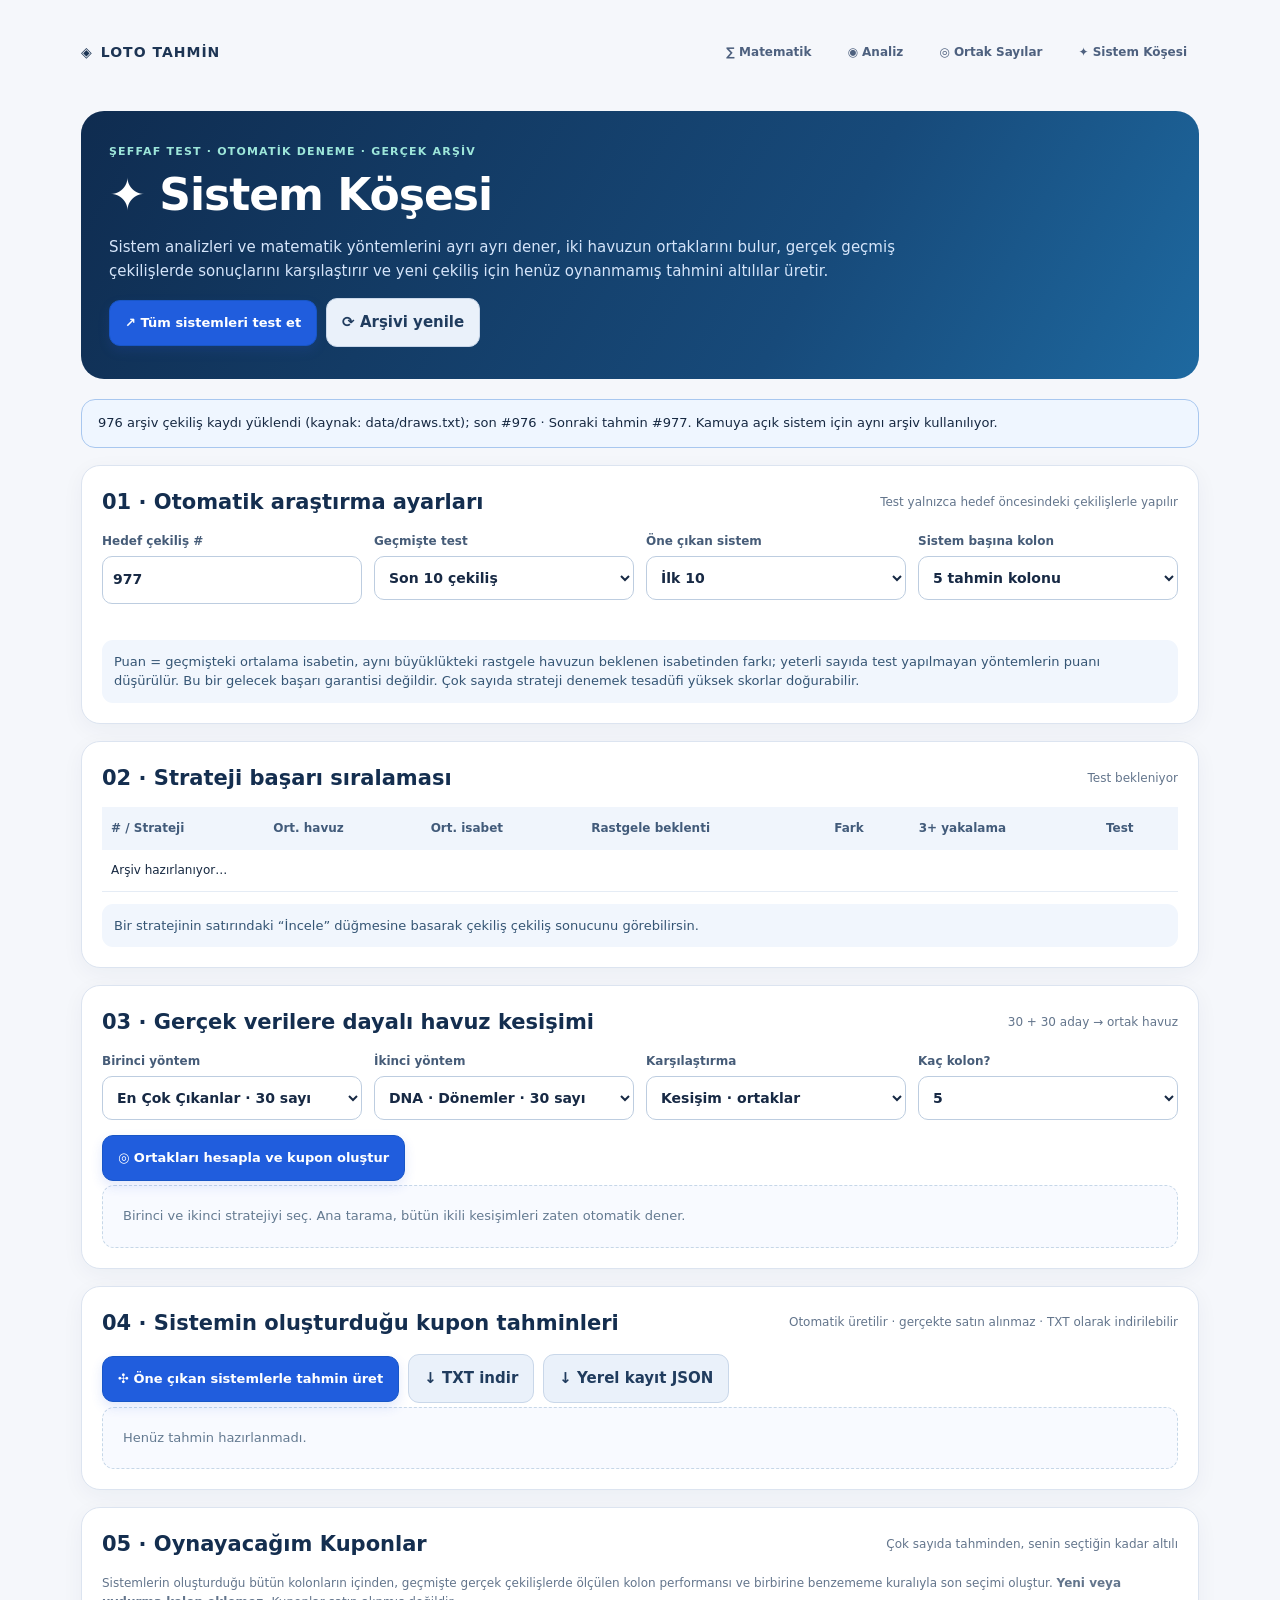
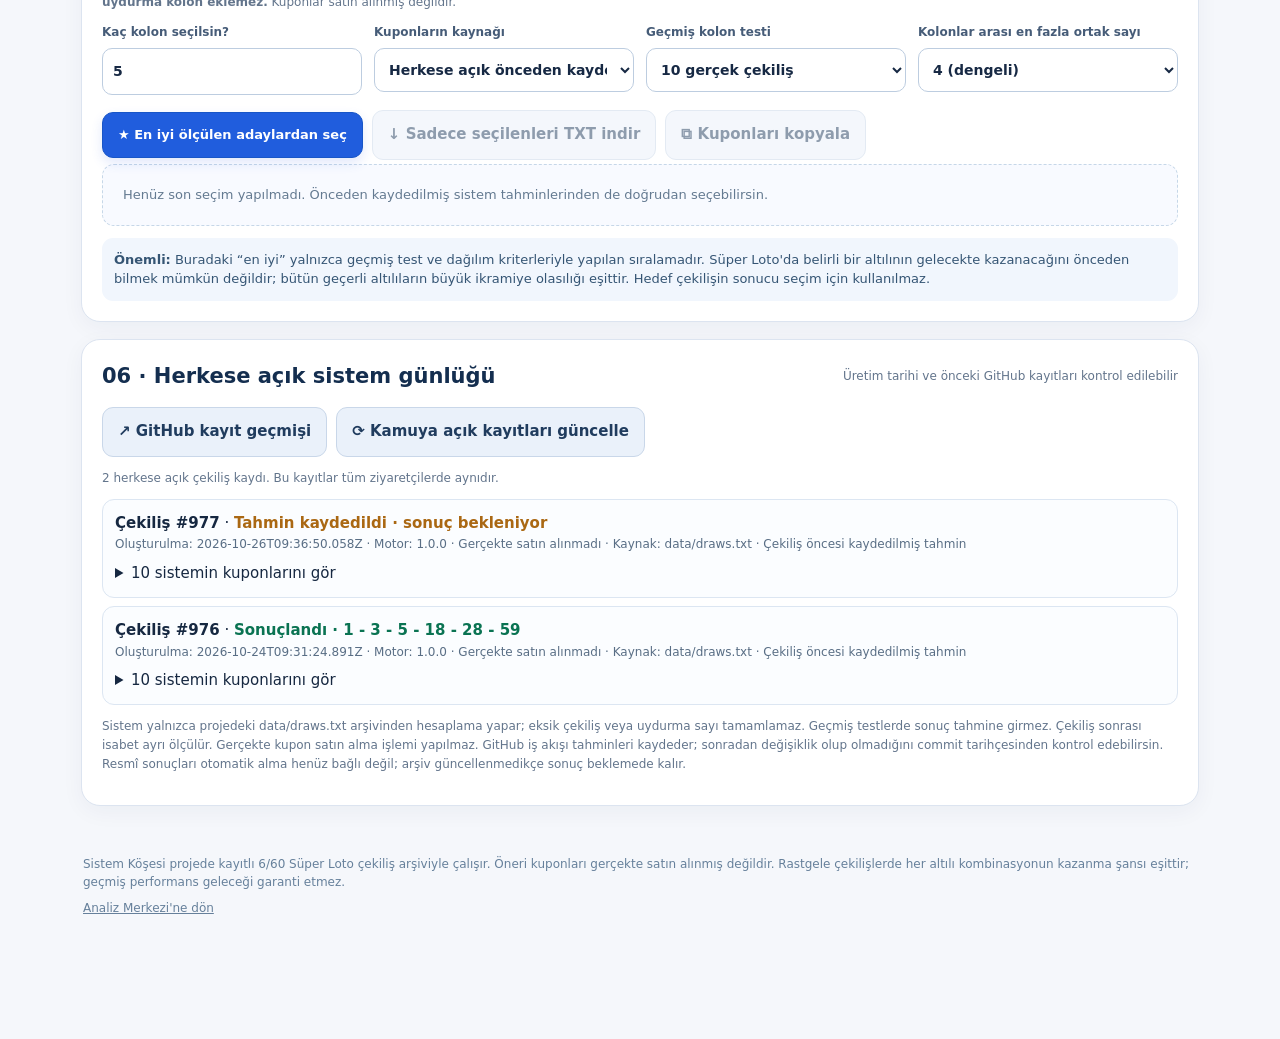
<file: system-kosesi.html>
<!doctype html>
<html lang="tr"><head>
<meta charset="utf-8"><meta name="viewport" content="width=device-width,initial-scale=1,viewport-fit=cover">
<meta name="theme-color" content="#10253d"><meta name="description" content="Süper Loto Sistem Köşesi: matematik ve analiz stratejilerini geçmişte dene, gelecek çekiliş için sanal kupon üret ve sonuçları şeffaf takip et.">
<title>Sistem Köşesi · Loto Tahmin</title>
<link rel="stylesheet" href="./styles.css"><link rel="stylesheet" href="./lab.css">
<style>
:root{--s-accent:#205ddd;--s-light:#ecf3ff;--s-border:#dce4f0;--s-ink:#162841}
.system-shell{max-width:1150px;margin:auto;padding:14px 16px 55px;color:var(--s-ink)}
.system-shell *{box-sizing:border-box}
.system-shell .lab-nav nav{display:flex;gap:12px;flex-wrap:wrap}
.s-hero{background:linear-gradient(120deg,#0f2c50,#174a7a 65%,#1e69a0);color:#fff;padding:28px;border-radius:23px;margin:20px 0}
.s-hero h1{font-size:clamp(28px,6vw,44px);line-height:1.13;letter-spacing:-1px;margin:8px 0}
.s-hero p{color:#d5e5fa;max-width:800px;line-height:1.6}
.s-eyebrow{font-size:11px;letter-spacing:1.2px;font-weight:800;color:#9de6da}
.s-banner{border:1px solid #a8c7ef;border-radius:14px;background:#eff6ff;padding:13px 16px;margin:14px 0;font-size:13px;line-height:1.6}
.s-card{background:#fff;border:1px solid var(--s-border);border-radius:19px;padding:20px;margin:17px 0;box-shadow:0 6px 22px #0b2b500c}
.s-title{display:flex;gap:10px;align-items:center;justify-content:space-between;flex-wrap:wrap;margin-bottom:13px}
.s-title h2{margin:0;font-size:21px;color:#142e4f}
.s-title small,.s-muted{color:#63758c;font-size:12px}
.s-grid{display:grid;grid-template-columns:repeat(4,minmax(0,1fr));gap:12px}
.s-grid label{display:flex;flex-direction:column;gap:6px;font-size:12px;font-weight:700;color:#465c78}
.s-grid select,.s-grid input{width:100%;padding:12px 10px;border-radius:10px;border:1px solid #bdcde0;background:#fff;color:#172944;font:inherit;font-size:14px;min-height:44px}
.s-actions{display:flex;gap:9px;align-items:center;flex-wrap:wrap;margin:15px 0 4px}
.s-button{font-weight:800;border:1px solid #c9d7e9;background:#eaf1fa;border-radius:11px;padding:12px 15px;cursor:pointer;color:#203c5e;min-height:43px}
.s-button.primary{color:white;border-color:#1856c7;background:#205ddd}
.s-button:disabled{opacity:.5;cursor:progress}
.s-kpis{display:grid;grid-template-columns:repeat(4,minmax(0,1fr));gap:10px;margin:18px 0}
.s-kpi{border:1px solid #dce5ef;border-radius:13px;padding:14px;background:#f8fbff}
.s-kpi strong{font-size:24px;display:block;color:#17477f}
.s-kpi span{color:#5b7089;font-size:12px}
.s-scroll{overflow-x:auto;-webkit-overflow-scrolling:touch}
.s-table{border-collapse:collapse;width:100%;font-size:12px;min-width:660px}
.s-table th{text-align:left;background:#f0f5fc;color:#425b7a;padding:12px 9px;white-space:nowrap}
.s-table td{border-bottom:1px solid #e5ecf5;padding:11px 9px;vertical-align:middle}
.s-table td strong{display:block;color:#153e72}
.s-table td small{display:block;color:#67809a}
.s-table tbody tr:hover{background:#f7faff}
.s-table button{border:1px solid #d0dded;background:#fff;border-radius:7px;padding:7px;color:#1f5aa4;cursor:pointer}
.s-balls{display:flex;gap:5px;flex-wrap:wrap;padding:5px 0}
.s-ball{border:1px solid #c8d8eb;background:#f4f8ff;color:#1d4d88;border-radius:50%;width:31px;height:31px;display:inline-flex;align-items:center;justify-content:center;font-weight:800;font-size:12px}
.s-ball.hit{color:#fff;background:#187959;border-color:#187959}
.s-tickets{display:grid;grid-template-columns:repeat(auto-fit,minmax(235px,1fr));gap:10px;margin:10px 0}
.s-ticket{border-radius:12px;border:1px solid #dce6f2;background:#fbfdff;padding:12px}
.s-ticket h4{margin:0 0 9px;font-size:13px}
.s-ticket>p{font-size:12px;color:#596e85;margin:0 0 8px}
.s-result{padding:12px;background:#f1f6fd;border-radius:11px;color:#355574;margin-top:12px;line-height:1.5;font-size:13px}
.s-good{color:#0a7352;font-weight:800}.s-pending{color:#aa6813;font-weight:700}
.s-empty{padding:20px;background:#f8faff;border:1px dashed #c6d7e8;border-radius:12px;font-size:13px;color:#647a91}
.s-bottom{font-size:12px;color:#66809b;line-height:1.5;margin:25px 0}
@media(max-width:850px){.s-grid{grid-template-columns:repeat(2,minmax(0,1fr))}.s-kpis{grid-template-columns:repeat(2,minmax(0,1fr))}.s-card{padding:15px}.s-hero{padding:22px 18px}}
@media(max-width:430px){.s-grid{grid-template-columns:repeat(2,minmax(0,1fr))}.s-grid label{font-size:11px}.s-kpi strong{font-size:20px}.s-hero h1{font-size:29px}}
</style>
</head>
<body><main class="system-shell">
<header class="lab-nav"><a class="lab-logo" href="./index.html">◈ <strong>LOTO TAHMİN</strong></a><nav>
<a href="./index.html">∑ Matematik</a><a href="./lab.html">◉ Analiz</a><a href="./club-compare.html">◎ Ortak Sayılar</a><a href="./system-kosesi.html" aria-current="page">✦ Sistem Köşesi</a></nav></header>
<section class="s-hero"><span class="s-eyebrow">ŞEFFAF TEST · OTOMATİK DENEME · GERÇEK ARŞİV</span><h1>✦ Sistem Köşesi</h1><p>Sistem analizleri ve matematik yöntemlerini ayrı ayrı dener, iki havuzun ortaklarını bulur, gerçek geçmiş çekilişlerde sonuçlarını karşılaştırır ve yeni çekiliş için henüz oynanmamış tahmini altılılar üretir.</p>
<div class="s-actions"><button type="button" class="s-button primary" id="scan">↗ Tüm sistemleri test et</button><button type="button" class="s-button" id="reload">⟳ Arşivi yenile</button></div></section>
<div role="status" aria-live="polite" class="s-banner" id="status">Kaynak çekiliş arşivi yükleniyor…</div>
<section class="s-card" aria-labelledby="paramsTitle"><div class="s-title"><h2 id="paramsTitle">01 · Otomatik araştırma ayarları</h2><small>Test yalnızca hedef öncesindeki çekilişlerle yapılır</small></div>
<div class="s-grid">
<label>Hedef çekiliş #<input type="number" id="target" value="976" min="32" inputmode="numeric"></label>
<label>Geçmişte test<select id="period"><option value="10" selected>Son 10 çekiliş</option><option value="20">Son 20 çekiliş</option><option value="50">Son 50 çekiliş</option><option value="100">Son 100 çekiliş</option></select></label>
<label>Öne çıkan sistem<select id="top"><option value="5">İlk 5</option><option value="10" selected>İlk 10</option><option value="20">İlk 20</option></select></label>
<label>Sistem başına kolon<select id="coupons"><option value="3">3 tahmin kolonu</option><option value="5" selected>5 tahmin kolonu</option><option value="10">10 tahmin kolonu</option></select></label>
</div><div class="s-kpis" id="kpis"></div><div class="s-result">Puan = geçmişteki ortalama isabetin, aynı büyüklükteki rastgele havuzun beklenen isabetinden farkı; yeterli sayıda test yapılmayan yöntemlerin puanı düşürülür. Bu bir gelecek başarı garantisi değildir. Çok sayıda strateji denemek tesadüfi yüksek skorlar doğurabilir.</div></section>
<section class="s-card"><div class="s-title"><h2>02 · Strateji başarı sıralaması</h2><small id="rankNote">Test bekleniyor</small></div>
<div class="s-scroll"><table class="s-table"><thead><tr><th># / Strateji</th><th>Ort. havuz</th><th>Ort. isabet</th><th>Rastgele beklenti</th><th>Fark</th><th>3+ yakalama</th><th>Test</th></tr></thead><tbody id="rankBody"><tr><td colspan="7">Arşiv hazırlanıyor…</td></tr></tbody></table></div>
<div id="detail" class="s-result">Bir stratejinin satırındaki “İncele” düğmesine basarak çekiliş çekiliş sonucunu görebilirsin.</div></section>
<section class="s-card"><div class="s-title"><h2>03 · Gerçek verilere dayalı havuz kesişimi</h2><small>30 + 30 aday → ortak havuz</small></div>
<div class="s-grid"><label>Birinci yöntem<select id="sourceA"></select></label><label>İkinci yöntem<select id="sourceB"></select></label>
<label>Karşılaştırma<select id="combine"><option value="intersection">Kesişim · ortaklar</option><option value="union">Birleşim · tüm adaylar</option></select></label>
<label>Kaç kolon?<select id="compareCount"><option value="3">3</option><option value="5" selected>5</option><option value="10">10</option></select></label></div>
<div class="s-actions"><button type="button" class="s-button primary" id="compare">◎ Ortakları hesapla ve kupon oluştur</button></div>
<div id="compareResult" class="s-empty">Birinci ve ikinci stratejiyi seç. Ana tarama, bütün ikili kesişimleri zaten otomatik dener.</div></section>
<section class="s-card"><div class="s-title"><h2>04 · Sistemin oluşturduğu kupon tahminleri</h2><small>Otomatik üretilir · gerçekte satın alınmaz · TXT olarak indirilebilir</small></div>
<div class="s-actions"><button type="button" class="s-button primary" id="make">✣ Öne çıkan sistemlerle tahmin üret</button><button type="button" class="s-button" id="download">↓ TXT indir</button><button type="button" class="s-button" id="export">↓ Yerel kayıt JSON</button></div>
<div id="forecastResult" class="s-empty">Henüz tahmin hazırlanmadı.</div></section>
<section class="s-card" id="final" aria-labelledby="finalTitle">
<div class="s-title"><h2 id="finalTitle">05 · Oynayacağım Kuponlar</h2><small>Çok sayıda tahminden, senin seçtiğin kadar altılı</small></div>
<p class="s-muted">Sistemlerin oluşturduğu bütün kolonların içinden, geçmişte gerçek çekilişlerde ölçülen kolon performansı ve birbirine benzememe kuralıyla son seçimi oluştur. <strong>Yeni veya uydurma kolon eklemez.</strong> Kuponlar satın alınmış değildir.</p>
<div class="s-grid">
<label>Kaç kolon seçilsin?<input id="finalCount" type="number" min="1" max="100" value="5" inputmode="numeric"></label>
<label>Kuponların kaynağı<select id="finalSource"><option value="public">Herkese açık önceden kaydedilenler</option><option value="local">Bu sayfada hazırladıklarım</option></select></label>
<label>Geçmiş kolon testi<select id="finalPeriod"><option value="5">5 gerçek çekiliş</option><option value="10" selected>10 gerçek çekiliş</option><option value="20">20 gerçek çekiliş</option><option value="50">50 gerçek çekiliş</option></select></label>
<label>Kolonlar arası en fazla ortak sayı<select id="finalOverlap"><option value="3">3 (daha farklı)</option><option value="4" selected>4 (dengeli)</option><option value="5">5 (yalnızca aynı kolon yasak)</option></select></label>
</div>
<div class="s-actions">
<button type="button" class="s-button primary" id="finalSelect">★ En iyi ölçülen adaylardan seç</button>
<button type="button" class="s-button" id="finalDownload" disabled>↓ Sadece seçilenleri TXT indir</button>
<button type="button" class="s-button" id="finalCopy" disabled>⧉ Kuponları kopyala</button>
</div>
<div id="finalResult" class="s-empty">Henüz son seçim yapılmadı. Önceden kaydedilmiş sistem tahminlerinden de doğrudan seçebilirsin.</div>
<div class="s-result"><strong>Önemli:</strong> Buradaki “en iyi” yalnızca geçmiş test ve dağılım kriterleriyle yapılan sıralamadır. Süper Loto'da belirli bir altılının gelecekte kazanacağını önceden bilmek mümkün değildir; bütün geçerli altılıların büyük ikramiye olasılığı eşittir. Hedef çekilişin sonucu seçim için kullanılmaz.</div>
</section>
<section class="s-card"><div class="s-title"><h2>06 · Herkese açık sistem günlüğü</h2><small>Üretim tarihi ve önceki GitHub kayıtları kontrol edilebilir</small></div>
<div class="s-actions"><a href="https://github.com/ustarenovasyon/Loto-Tahmin/commits/main/data/system-kosesi-ledger.json" target="_blank" rel="noopener noreferrer" class="s-button" style="text-decoration:none">↗ GitHub kayıt geçmişi</a><button type="button" id="publicRefresh" class="s-button">⟳ Kamuya açık kayıtları güncelle</button></div>
<div id="publicResults" class="s-empty">Herkese açık sonuç günlüğü kontrol ediliyor…</div>
<p class="s-muted">Sistem yalnızca projedeki data/draws.txt arşivinden hesaplama yapar; eksik çekiliş veya uydurma sayı tamamlamaz. Geçmiş testlerde sonuç tahmine girmez. Çekiliş sonrası isabet ayrı ölçülür. Gerçekte kupon satın alma işlemi yapılmaz. GitHub iş akışı tahminleri kaydeder; sonradan değişiklik olup olmadığını commit tarihçesinden kontrol edebilirsin. Resmî sonuçları otomatik alma henüz bağlı değil; arşiv güncellenmedikçe sonuç beklemede kalır.</p></section>
<footer class="s-bottom">Sistem Köşesi projede kayıtlı 6/60 Süper Loto çekiliş arşiviyle çalışır. Öneri kuponları gerçekte satın alınmış değildir. Rastgele çekilişlerde her altılı kombinasyonun kazanma şansı eşittir; geçmiş performans geleceği garanti etmez. <a href="./lab.html">Analiz Merkezi'ne dön</a></footer>
</main><script type="module" src="./system-kosesi-ui.mjs"></script></body></html>
</file>
<file: styles.css>
:root{
 --ink:#132137;--muted:#617087;--subtle:#95a0b1;--line:#e5eaf1;--paper:#f5f7fb;--white:#fff;--navy:#0d1b2a;--deep:#152a45;--blue:#315de6;--blue2:#eff3ff;--green:#13835e;--greenbg:#e9f9f1;--orange:#edac4b;--shadow:0 14px 42px rgba(19,39,72,.05)
}
*{box-sizing:border-box}html{scroll-behavior:smooth}body{margin:0;background:var(--paper);color:var(--ink);font:15px/1.55 system-ui,-apple-system,"Segoe UI",sans-serif}
button,input{font:inherit}button{cursor:pointer}a{color:inherit}.shell{max-width:1280px;margin:auto;padding:0 24px}.top{height:96px;display:flex;align-items:center;justify-content:space-between;gap:20px}
.brand{display:flex;align-items:center;gap:14px}.brand-icon{width:47px;height:47px;border-radius:14px;display:grid;place-items:center;color:#f0c777;background:var(--navy);font-size:30px}.overline{color:var(--muted);font-size:10px;font-weight:800;letter-spacing:1.8px}
.brand h1{font-size:23px;margin:-2px 0 0;letter-spacing:-1.1px}.brand em{font-style:normal;color:var(--blue)}.status{font-size:12px;font-weight:700;background:#edf4ee;border:1px solid #d5e8d8;color:#337754;padding:9px 13px;border-radius:99px;white-space:nowrap}
.status i{display:inline-block;width:7px;height:7px;border-radius:50%;background:#389a66;margin-right:5px}.status.error{color:#b33939;background:#fff0ef;border-color:#ffdfda}.status.error i{background:#d45146}
.intro{border-radius:25px;background:linear-gradient(124deg,#0c1b2b 0%,#193550 63%,#234f68 100%);color:white;padding:45px 50px;display:flex;align-items:flex-end;justify-content:space-between;gap:30px;position:relative;overflow:hidden;box-shadow:0 20px 50px rgba(10,27,47,.12)}
.intro:after{content:"";width:480px;height:480px;border:1px solid rgba(255,255,255,.08);border-radius:50%;position:absolute;right:-190px;top:-240px;box-shadow:0 0 0 60px rgba(255,255,255,.023),0 0 0 120px rgba(255,255,255,.018)}
.intro>div{position:relative;z-index:1}.eyebrow{color:#f2c279;font-size:10px;font-weight:800;letter-spacing:2.4px}.intro h2{font-size:clamp(26px,3.5vw,45px);letter-spacing:-1.7px;line-height:1.13;margin:12px 0 18px}.intro h2 span{color:#a6d9fc}.intro p{max-width:580px;font-size:14px;color:#bdd0df;margin:0}.intro-numbers{display:flex;gap:24px;text-align:center;flex-shrink:0}
.intro-numbers div{border-left:1px solid rgba(255,255,255,.2);padding-left:21px}.intro-numbers strong{display:block;font-size:32px;line-height:1.2;font-weight:750;letter-spacing:-1px}.intro-numbers span{font-size:11px;color:#bdcfdf}
.workbench,.results,.compare,.archive{background:var(--white);padding:30px 34px;margin-top:24px;border:1px solid #edf0f5;border-radius:20px;box-shadow:var(--shadow)}
.panel-heading{display:flex;gap:14px;align-items:center;margin-bottom:25px}.panel-heading h3{font-size:21px;margin:0;letter-spacing:-.5px}.panel-heading p{font-size:13px;margin:0;color:var(--muted)}.step-counter{border-radius:10px;background:#edf1ff;color:var(--blue);font-weight:800;padding:9px 12px;font-size:13px;align-self:flex-start}
.targetbar{display:flex;align-items:center;gap:20px;padding:18px 22px;background:#f8faff;border:1px solid #e6ecff;border-radius:13px;margin-bottom:23px}.targetbar>label{font-size:12px;font-weight:800;max-width:105px;line-height:1.35}.target-input{height:46px;width:123px;display:flex;align-items:center;border:1px solid #d9e3fa;background:#fff;border-radius:10px;color:#95a9c0;padding:0 12px;gap:6px}.target-input input{width:100%;min-width:0;border:0;outline:0;font-size:22px;color:var(--ink);font-weight:750}.target-numbers{display:flex;align-items:center;flex-wrap:wrap;gap:8px;margin-left:auto}
.ball{min-width:31px;height:31px;padding:0 7px;display:inline-flex;justify-content:center;align-items:center;border-radius:9px;background:#f0f3f8;color:#20344a;font-size:13px;font-weight:800;font-variant-numeric:tabular-nums}
.ball.hit{background:var(--greenbg);color:var(--green);box-shadow:inset 0 0 0 1px #c7eedc}.ball.target{background:#dfebff;color:#234eaa}
.muted{color:var(--muted)}.mode-tabs{display:flex;gap:8px;flex-wrap:wrap;border-bottom:1px solid var(--line);padding-bottom:15px;margin-bottom:22px}
.tab{border:1px solid var(--line);background:#fff;border-radius:10px;padding:11px 15px;font-size:13px;font-weight:750;color:#58677b;transition:.15s}.tab:hover{border-color:#b4c5fc}.tab.active{background:var(--navy);color:#fff;border-color:var(--navy)}.tab span{font-size:19px;line-height:0;vertical-align:-1px;margin-right:3px}
.form-grid{display:grid;grid-template-columns:repeat(3,minmax(0,1fr));gap:14px}.field{display:flex;flex-direction:column;gap:7px}.field label,.field>span{font-size:12px;font-weight:780}.field label small,.field span small{font-size:10px;color:#9ba7b5;font-weight:550}
.field input:not([type=checkbox]),.filter-row input,.save-input input{height:46px;min-width:0;width:100%;padding:0 13px;border:1px solid #dce3ed;background:#fff;border-radius:10px;color:var(--ink);outline:0;font-variant-numeric:tabular-nums}
.field input:focus,.filter-row input:focus,.save-input input:focus{border-color:var(--blue);box-shadow:0 0 0 3px rgba(49,93,230,.1)}
.span-two{grid-column:1/-1}.hidden{display:none!important}.checkline{font-size:12px;font-weight:650;display:flex;align-items:center;gap:9px;color:var(--ink);cursor:pointer}.checkline input{accent-color:var(--blue);width:16px;height:16px;margin:0}.alt-input{max-width:280px}
.rule-line{font-size:12px;color:#5b7292;background:#f3f7fc;border-radius:10px;padding:12px 15px;margin-top:18px}.rule-line span{font-size:16px;color:#4068d8}
.form-actions{display:flex;align-items:center;gap:10px;flex-wrap:wrap;margin-top:22px}.primary,.secondary,.ghost,.file-button{display:inline-flex;align-items:center;justify-content:center;gap:6px;border-radius:10px;font-size:13px;font-weight:800;text-decoration:none;padding:12px 18px;min-height:45px}
.primary{background:var(--blue);border:1px solid var(--blue);color:#fff;box-shadow:0 5px 12px rgba(49,93,230,.14)}.primary:hover{background:#244bcb}
.secondary{background:#fff;color:#344963;border:1px solid #d7dfe9}.secondary:hover{background:#f7faff}
.ghost{border:0;background:transparent;color:#506b8f;padding:8px 4px}.ghost:hover{color:var(--blue)}.danger{color:#c04b4b}.link-button{width:max-content}
.metrics{display:grid;grid-template-columns:repeat(4,1fr);gap:10px;margin-bottom:25px}.metric{padding:17px 14px;background:#f8fafd;border:1px solid var(--line);border-radius:12px}.metric strong{display:block;font-size:25px;line-height:1.3;letter-spacing:-.8px;font-variant-numeric:tabular-nums}.metric span{font-size:11px;color:var(--muted);font-weight:650}.metric.positive{background:#f0fbf5;border-color:#d4f0df}.metric.positive strong{color:var(--green)}
.result-head{display:flex;align-items:center;justify-content:space-between;gap:15px;margin:12px 0}.result-head strong{display:block}.result-head small{display:block;color:var(--muted);font-size:11px}.number-grid{display:flex;gap:7px;flex-wrap:wrap;padding:8px 0 18px}
.table-scroller{overflow:auto;border:1px solid var(--line);border-radius:12px}.step-table{border-collapse:collapse;width:100%;min-width:840px;text-align:left}.step-table th{font-size:11px;letter-spacing:.2px;color:#6d7f97;background:#f8fafd;padding:13px 16px;white-space:nowrap}
.step-table td{border-top:1px solid #ecf0f4;padding:12px 15px;font-size:12px;vertical-align:middle}.step-table tr:hover td{background:#fbfcff}.step-table .ball{margin:2px;min-width:27px;height:27px;padding:0 5px;border-radius:7px;font-size:11px}
.step-table .refval{font-size:14px;font-weight:750;color:var(--ink);white-space:nowrap}.step-table .index{font-size:11px;color:var(--subtle)}.step-table .pickfrom{white-space:nowrap;font-weight:650}.step-table .pickfrom small{display:block;color:var(--subtle);font-weight:400}.matches{font-weight:800;color:var(--green)}.no-hit{color:#a0a9b6}
.alert{padding:12px 15px;border-radius:9px;margin-top:16px;background:#fffbec;color:#8b640f;font-size:12px}
.save-row{border-top:1px solid var(--line);padding-top:21px;margin-top:20px;display:flex;gap:14px;align-items:flex-end;justify-content:flex-end}.save-input{flex:1;display:flex;flex-direction:column;gap:6px}.save-input>span{font-size:11px;font-weight:750}
.empty{padding:20px;background:#f7f9fc;text-align:center;border-radius:12px;color:var(--muted);font-size:13px}
.saved-list{display:flex;flex-direction:column;gap:10px}.saved-item{border:1px solid var(--line);padding:14px;display:flex;align-items:center;gap:13px;border-radius:12px}.saved-item.active{border-color:#c6d4fb;background:#f9fbff}.saved-item .toggle{accent-color:var(--blue);width:19px;height:19px}.saved-details{flex:1;min-width:0}.saved-details strong{display:block;overflow:hidden;text-overflow:ellipsis;white-space:nowrap;font-size:13px}.saved-details small{display:block;color:var(--muted);font-size:11px}.saved-item .mini{background:#edf5ff;color:#315494;border-radius:7px;padding:5px 8px;font-size:12px;font-weight:800}.saved-item button{padding:5px 10px;border:0;background:transparent;color:#a45b63;font-weight:800}
.compare-controls{display:flex;gap:10px;flex-wrap:wrap;margin:20px 0}.radio-pill{cursor:pointer}.radio-pill input{position:absolute;opacity:0}.radio-pill span{display:inline-flex;padding:10px 13px;border:1px solid #dce2ee;border-radius:9px;font-weight:760;font-size:12px}.radio-pill input:checked+span{background:#eaf0ff;border-color:#bacafe;color:#2548c3}
.compare-stats{display:flex;gap:12px;align-items:center;flex-wrap:wrap;font-size:12px;color:var(--muted)}.compare-stats strong{font-size:19px;color:var(--ink)}
.filters{border:1px solid var(--line);border-radius:12px;margin-top:14px;overflow:hidden}.filters summary{display:flex;justify-content:space-between;align-items:center;list-style:none;cursor:pointer;padding:15px 18px;background:#f9fafc;font-size:13px;font-weight:780}.filters summary::-webkit-details-marker{display:none}.filters .subtle{font-size:11px;color:#8a96a7;font-weight:500}.filter-body{padding:20px;display:grid;gap:15px}.filter-row{display:flex;gap:15px}.filter-row label{font-size:11px;color:var(--muted);font-weight:700;display:flex;flex-direction:column;gap:6px;flex:1}.compact{max-width:420px}.filtered-result{margin-top:16px;border:1px solid #e3ebfb;background:#f9fbff;padding:18px;border-radius:12px}.filtered-result strong{font-size:14px}.filtered-result p{font-size:12px;color:var(--muted);margin:5px 0 7px}
.archive-toolbar{display:flex;gap:10px;flex-wrap:wrap}.file-button{position:relative;background:var(--navy);color:white;overflow:hidden}.file-button input{position:absolute;inset:0;opacity:0;cursor:pointer}.archive-preview{margin-top:15px;font-size:12px;color:var(--muted)}
footer{font-size:11px;color:#8492a4;display:flex;gap:8px;flex-wrap:wrap;justify-content:space-between;padding:24px 2px 42px}.toast{position:fixed;bottom:24px;left:50%;transform:translateX(-50%) translateY(30px);max-width:calc(100vw - 30px);background:#17263c;color:white;padding:12px 18px;font-size:12px;border-radius:12px;box-shadow:0 10px 30px rgba(0,0,0,.2);pointer-events:none;opacity:0;transition:.2s;z-index:20}.toast.show{opacity:1;transform:translateX(-50%) translateY(0)}
@media(max-width:850px){.intro{padding:33px;align-items:flex-start;flex-direction:column}.intro-numbers{width:100%;justify-content:space-around}.intro-numbers div{flex:1}.form-grid{grid-template-columns:repeat(2,minmax(0,1fr))}.span-two{grid-column:1/-1}.metrics{grid-template-columns:repeat(2,1fr)}}
@media(max-width:600px){.shell{padding:0 12px}.top{height:75px;gap:8px}.brand-icon{width:38px;height:38px;font-size:24px;border-radius:11px}.brand{gap:9px}.brand h1{font-size:20px}.overline{font-size:8px;letter-spacing:1px}.status{font-size:10px;padding:7px}.intro{border-radius:16px;padding:27px 22px;gap:23px}.intro h2{font-size:30px}.intro p{font-size:12px}.intro-numbers{gap:2px}.intro-numbers strong{font-size:26px}.intro-numbers div{padding-left:10px}.workbench,.results,.compare,.archive{padding:20px 14px;margin-top:14px;border-radius:15px}.panel-heading{margin-bottom:18px}.panel-heading h3{font-size:18px}.panel-heading p{font-size:11px}.targetbar{display:flex;gap:9px;align-items:flex-start;flex-wrap:wrap;padding:14px}.targetbar>label{width:74px;font-size:10px}.target-input{width:105px;height:40px}.target-input input{font-size:18px}.target-numbers{width:100%;margin:7px 0 0}.target-numbers .ball{min-width:30px;height:30px}.mode-tabs{display:grid;grid-template-columns:repeat(3,minmax(0,1fr));gap:6px}.tab{padding:9px 5px;font-size:11px}.form-grid{gap:11px}.field input:not([type=checkbox]){height:43px}.field label{font-size:11px}.form-actions{align-items:stretch}.form-actions .primary{width:100%}.form-actions .secondary{flex:1;font-size:11px;padding:10px}.metrics{gap:7px}.metric{padding:12px 10px}.metric strong{font-size:23px}.metric span{font-size:10px}.save-row{flex-direction:column;align-items:stretch}.save-input{width:100%}.save-row .primary{width:100%}.number-grid .ball{min-width:33px;height:33px}.saved-item{gap:8px;padding:11px}.saved-details strong{font-size:12px}.saved-details small{font-size:10px}.filters summary .subtle{display:none}.filter-row{gap:9px}.filter-body{padding:14px}.result-head{gap:5px}.result-head strong{font-size:13px}.result-head .ghost{font-size:11px}footer{font-size:10px}}
</file>
<file: assistant.css>
.ai-panel{margin:8px 0 24px;background:#fff;border:1px solid #d9e4f6;border-radius:24px;box-shadow:0 16px 48px #152d5210;overflow:hidden}.ai-head{background:linear-gradient(120deg,#11243d,#234b73);color:#fff;padding:28px 32px;display:flex;justify-content:space-between;align-items:flex-start;gap:20px}.ai-head h2{font-size:clamp(24px,3vw,34px);letter-spacing:-1px;margin:4px 0 7px}.ai-head p{margin:0;color:#c5d9ec;font-size:14px;max-width:690px}.ai-label{color:#99d7ff;font-size:10px;letter-spacing:2px;font-weight:800}.ai-reset{border:1px solid #ffffff44;color:#fff;background:transparent;padding:9px 13px;border-radius:10px;white-space:nowrap}.ai-body{padding:22px 32px 28px}.ai-mode{font-size:12px;color:#65748c;margin:0 0 12px}.ai-chips{display:flex;flex-wrap:wrap;gap:8px;margin-bottom:17px}.ai-chips button{background:#f0f5ff;border:1px solid #dbe6fa;border-radius:99px;padding:9px 13px;font-size:12px;color:#214778;font-weight:650}.ai-messages{display:flex;flex-direction:column;gap:10px;max-height:320px;overflow:auto;padding:3px 0 14px}.ai-message{max-width:90%;padding:12px 16px;border-radius:15px;background:#f4f6fa;white-space:pre-wrap;font-size:14px}.ai-message.user{align-self:flex-end;background:#e9efff;color:#214479}.ai-form{display:flex;gap:10px;align-items:flex-end}.ai-form textarea{width:100%;min-height:80px;max-height:180px;resize:vertical;border:1px solid #cdd9ec;border-radius:14px;padding:15px;font:inherit;background:#fcfdff}.ai-form textarea:focus{outline:2px solid #91b5ef;outline-offset:1px}.ai-form button{background:#315de6;color:#fff;border:0;border-radius:12px;min-height:50px;padding:13px 22px;font-weight:750}.ai-body button:disabled{opacity:.5;cursor:wait}.ai-progress{font-size:12px;color:#526884;min-height:24px;margin:10px 0 0}.ai-note{font-size:12px;color:#68768c;margin:10px 0}.ai-connection{font-size:12px;color:#617087;margin-top:14px}.ai-connection summary{cursor:pointer}.ai-connection label{display:block;margin-top:10px}.ai-connection input{width:100%;max-width:580px;display:block;padding:9px 12px;border:1px solid #d7dfeb;border-radius:8px}.ai-results{border-top:1px solid #e0e8f4;margin-top:20px;padding-top:20px}.ai-results h3{margin:0 0 8px}.ai-results p{color:#64758c;font-size:13px}.ai-balls{display:flex;flex-wrap:wrap;gap:8px;margin:15px 0}.ai-ball{display:inline-grid;place-items:center;min-width:36px;height:36px;border-radius:50%;background:#eaf2ff;color:#234b85;font-size:14px;font-weight:800;font-variant-numeric:tabular-nums}.ai-column{display:flex;align-items:center;gap:8px;border-top:1px solid #edf1f7;padding:10px 0}.ai-column b{min-width:25px;font-size:12px;color:#7a889a}.ai-column .ai-ball{background:#e7f7f0;color:#18684e}.ai-actions{display:flex;flex-wrap:wrap;gap:8px;margin:16px 0}.ai-actions button{border:1px solid #cbd9ef;color:#244e86;background:#fff;border-radius:9px;padding:10px 14px;font-size:12px;font-weight:700}.ai-audit summary{cursor:pointer;color:#315484;font-size:13px;font-weight:700}.ai-table-wrap{overflow-x:auto}.ai-audit table{width:100%;font-size:12px;border-collapse:collapse}.ai-audit td,.ai-audit th{padding:8px;text-align:left;border-bottom:1px solid #e9eef6}.ai-audit p{max-width:900px}.ai-warn{background:#f4f7fc;border-radius:10px;padding:10px 13px;font-size:12px;color:#52647d}@media(max-width:650px){.ai-head{padding:22px 18px}.ai-body{padding:18px}.ai-head h2{font-size:26px}.ai-head{gap:10px}.ai-reset{font-size:11px;padding:8px}.ai-form{flex-direction:column;align-items:stretch}.ai-form button{width:100%}.ai-message{max-width:97%}.ai-ball{min-width:32px;height:32px}.ai-column{gap:6px}.ai-column b{min-width:17px}}
</file>
<file: lab.css>
/* Loto Tahmin: ayrı ve mobil uyumlu analiz merkezi */
.lab-shell{max-width:1250px;margin:auto;padding:0 20px;color:#1a2b44}
.lab-nav{height:77px;display:flex;gap:18px;align-items:center;justify-content:space-between}
.lab-logo{text-decoration:none;display:flex;gap:8px;align-items:center;color:#1d3554;font-size:14px;letter-spacing:1px}
.lab-logo::first-letter{color:#3263d6}.lab-nav nav{display:flex;gap:10px;overflow-x:auto;white-space:nowrap}
.lab-nav nav a{text-decoration:none;padding:8px 12px;border-radius:10px;font-weight:750;font-size:12px;color:#4e617f}
.lab-nav nav a:hover{background:#edf3fd;color:#2245a5}
.lab-hero{background:linear-gradient(120deg,#0b1c30,#1c426a);border-radius:22px;padding:38px;color:#fff}
.lab-eyebrow{font-size:10px;letter-spacing:2px;color:#f1cc8f;font-weight:800}.lab-hero h1{font-size:clamp(32px,4.5vw,52px);letter-spacing:-2px;margin:8px 0}
.lab-hero h1 span{color:#90c9ff}.lab-hero p{font-size:14px;color:#d4e5f2;max-width:760px;margin:0 0 23px}.lab-hero-actions{display:flex;flex-wrap:wrap;gap:10px}
.lab-button{border:1px solid #c7d5e7;background:#fff;display:inline-flex;align-items:center;justify-content:center;gap:6px;padding:12px 17px;font-size:12px;font-weight:800;text-decoration:none;white-space:normal;text-align:center;border-radius:10px;color:#38516f;min-height:44px;cursor:pointer}
.lab-button.primary{background:#2c57d3;color:white;border-color:#2c57d3;box-shadow:0 5px 17px rgba(23,52,125,.17)}.lab-button.primary:hover{background:#244abc}
.lab-button.soft{background:#f7f9fd;border-color:#e0e8f2}.lab-hero .lab-button.outline{border-color:#637e9d;color:#e1e8f5;background:transparent}
.lab-button:disabled{opacity:.6;cursor:wait}
.lab-status{font-size:12px;color:#36688d;background:#edf6fe;padding:12px 18px;border-radius:10px;margin:17px 0}
.lab-panel{background:#fff;padding:27px 28px;border-radius:19px;box-shadow:0 12px 30px rgba(20,47,83,.045);margin-top:19px;border:1px solid #e8edf5;scroll-margin-top:10px}
.lab-panel-heading{display:flex;align-items:center;gap:14px;margin-bottom:23px}
.lab-step{display:grid;place-items:center;background:#e9efff;color:#345bd2;font-weight:800;font-size:13px;min-width:47px;height:47px;border-radius:11px}
.lab-panel-heading h2{font-size:21px;letter-spacing:-.5px;margin:0}.lab-panel-heading p{font-size:12px;color:#6d7d91;margin:0}
.lab-grid{display:grid;gap:12px;margin:18px 0}.lab-grid.four{grid-template-columns:repeat(4,minmax(0,1fr))}.lab-grid.three{grid-template-columns:repeat(3,minmax(0,1fr))}.lab-grid.two{grid-template-columns:repeat(2,minmax(0,1fr))}
.lab-grid label{display:flex;flex-direction:column;gap:7px;font-size:11px;font-weight:800;color:#5b6b80}
.lab-grid input,.lab-grid select{border:1px solid #d6e0ed;border-radius:10px;height:43px;padding:8px 10px;width:100%;min-width:0;background:#fff;color:#1e304a;font-size:14px;outline:none;font-weight:650}
.lab-grid input:focus,.lab-grid select:focus{border-color:#3862cc;box-shadow:0 0 0 3px #edf2fe}
.lab-minirow{display:flex;align-items:center;gap:10px;flex-wrap:wrap;margin:13px 0}
.lab-minirow button,.lab-minirow span{border:1px solid #e0e7f3;background:#f5f8fd;border-radius:7px;padding:7px 12px;font-weight:750;font-size:11px;color:#4f6687}
.lab-minirow span{border:0;background:none;margin-left:auto}
.lab-module-list{display:grid;grid-template-columns:repeat(3,minmax(0,1fr));gap:9px;max-height:520px;overflow:auto;padding:5px;border:1px solid #eef1f7;border-radius:12px}
.lab-mod-group{grid-column:1/-1;font-size:11px;color:#55729a;font-weight:800;letter-spacing:1.2px;background:#f1f5fb;padding:9px 12px;border-radius:8px;margin-top:6px}
.lab-mod{border:1px solid #e4eaf2;border-radius:10px;padding:11px;display:flex;gap:9px;cursor:pointer;background:white}
.lab-mod.selected{background:#f6f9ff;border-color:#bdd2fe}.lab-mod input{width:17px;height:17px;accent-color:#325ee1;flex-shrink:0;margin:3px 0 0}
.lab-mod strong{display:block;font-size:12px}.lab-mod small{display:block;font-size:10px;color:#78879d;line-height:1.5}
.lab-actions{display:flex;gap:8px;flex-wrap:wrap;margin:19px 0}.lab-actions .primary{min-width:200px}
.lab-results{display:grid;gap:12px}.lab-empty{color:#8c9aab;font-size:12px;padding:22px;background:#f8fafc;border:1px dashed #d5e2ee;border-radius:11px;text-align:center;margin:0}
.lab-card{border:1px solid #e5ebf4;border-radius:11px;padding:15px;background:#fcfdff}.lab-card-head{display:flex;gap:10px;justify-content:space-between;align-items:center;margin-bottom:10px}
.lab-card-head strong{font-size:13px}.lab-card-head small{font-size:11px;color:#7e91aa}.lab-card p{font-size:11px;color:#75849b;margin:4px 0 12px}
.lab-ballrow{display:flex;gap:5px;flex-wrap:wrap}.lab-ball{width:33px;height:33px;border-radius:8px;display:grid;place-items:center;background:#e9f0fa;color:#2b4770;font-size:12px;font-weight:800}
.lab-ball.hit{background:#dff9ed;color:#008459;border:1px solid #baf0d6}
.lab-card-footer{display:flex;gap:9px;align-items:center;justify-content:space-between;margin-top:13px}
.lab-card-footer button,.lab-small-button{border:1px solid #ced8e7;background:white;border-radius:8px;padding:8px 11px;font-size:11px;color:#33567e;font-weight:800;cursor:pointer}
.lab-card-footer span{font-size:11px;color:#67809d}.lab-small-results{margin-top:13px}
.lab-table-wrapper{overflow-x:auto;border:1px solid #e3eaf2;border-radius:10px;margin-top:13px}
.lab-table{border-collapse:collapse;width:100%;min-width:630px;font-size:12px}.lab-table th{text-align:left;color:#677d9a;background:#f3f6fc;padding:12px;white-space:nowrap}
.lab-table td{padding:11px;border-top:1px solid #eaf0f6;vertical-align:top}.lab-table .lab-ball{width:26px;height:26px;display:inline-grid;margin:2px;border-radius:7px;font-size:11px}
.lab-good{color:#0c9662;font-weight:800}.lab-muted{color:#8293a8;font-size:11px}.lab-stats{display:flex;gap:12px;flex-wrap:wrap;margin:8px 0 14px}
.lab-stats>div{border:1px solid #e4ebf4;background:#f8faff;padding:13px;border-radius:10px;flex:1;min-width:112px}
.lab-stats strong{display:block;font-size:22px}.lab-stats span{font-size:10px;color:#74869d}
.lab-saved-list{display:grid;gap:8px;max-height:420px;overflow:auto}.lab-saved-row{display:flex;align-items:center;gap:9px;padding:12px;border:1px solid #e3eaf2;border-radius:10px;font-size:12px}
.lab-saved-row input{accent-color:#2d59dd;width:18px;height:18px}.lab-saved-row>span{flex:1;min-width:0}.lab-saved-row b{display:block;font-size:12px}.lab-saved-row small{display:block;font-size:10px;color:#8a96a7}
.lab-saved-row button{border:0;background:#fff1f1;color:#a84949;border-radius:7px;padding:7px 10px;font-size:11px;font-weight:800;cursor:pointer}
.lab-note{padding:13px 15px;font-size:12px;border-left:3px solid #cb9d54;border-radius:7px;background:#fff9ed;color:#84653e;line-height:1.6;margin:14px 0}
.lab-ticket{padding:15px;border:1px solid #dfe7f3;border-radius:12px;margin-bottom:9px;background:#fafcff;display:flex;align-items:center;gap:15px;justify-content:space-between;flex-wrap:wrap}
.lab-ticket>.lab-ballrow{flex:1}.lab-ticket strong{font-size:12px;color:#33528a;min-width:63px}.lab-ticket .lab-ball{border-radius:100px;width:39px;height:39px}
.lab-ticket small{font-size:10px;color:#8896ab}
.lab-team-strip{display:grid;grid-template-columns:repeat(3,minmax(0,1fr));gap:9px}
.lab-team{padding:12px;border:1px solid #e4ebf4;background:#f8faff;border-radius:11px}
.lab-team strong{display:block;font-size:13px}.lab-team small{font-size:10px;line-height:1.45;display:block;color:#7d8fa4}
.lab-subtitle{font-size:15px;margin-top:22px}
.lab-guide{display:grid;gap:9px}.lab-guide details{border:1px solid #e3e9f2;border-radius:11px;padding:13px 15px}
.lab-guide summary{cursor:pointer;font-size:13px;font-weight:780}.lab-guide p{font-size:12px;color:#6d7c90;line-height:1.8}
.lab-guide a{font-size:12px;font-weight:700;color:#2656bd}
.lab-footer{padding:27px 0;font-size:11px;color:#8291a3;text-align:center}
.lab-toast{position:fixed;bottom:25px;left:50%;transform:translate(-50%,20px);opacity:0;transition:.2s;padding:13px 18px;background:#12263e;color:#fff;z-index:99;border-radius:10px;font-size:12px;pointer-events:none;max-width:90vw}
.lab-toast.show{opacity:1;transform:translate(-50%,0)}
@media(max-width:900px){.lab-module-list{grid-template-columns:repeat(2,1fr)}.lab-grid.four{grid-template-columns:repeat(2,minmax(0,1fr))}}
@media(max-width:650px){.lab-shell{padding:0 12px}.lab-nav{height:auto;display:block;padding:17px 4px}.lab-nav nav{gap:4px;margin-top:11px}.lab-nav nav a{font-size:11px;padding:6px 8px}
.lab-hero{border-radius:16px;padding:27px 20px}.lab-hero h1{font-size:32px}.lab-hero p{font-size:12px}.lab-panel{padding:20px 14px;border-radius:15px;margin-top:12px}
.lab-panel-heading{gap:10px}.lab-step{min-width:38px;height:38px}.lab-panel-heading h2{font-size:18px}.lab-panel-heading p{font-size:11px}
.lab-grid.four,.lab-grid.three,.lab-grid.two{grid-template-columns:repeat(2,minmax(0,1fr));gap:10px}.lab-module-list{grid-template-columns:1fr;max-height:370px}
.lab-mod{padding:9px}.lab-mod strong{font-size:12px}.lab-mod small{font-size:10px}
.lab-actions .lab-button{flex:1;min-width:0}.lab-stats>div{min-width:calc(50% - 7px)}.lab-team-strip{grid-template-columns:repeat(2,1fr)}.lab-ticket{gap:8px}.lab-ticket>.lab-ballrow{order:2;flex-basis:100%}.lab-minirow span{margin-left:0}.lab-ball{width:31px;height:31px}.lab-ticket .lab-ball{width:38px;height:38px}
}

.lab-inspector,.lab-sieve,.lab-backup{border-top:1px solid #e5edf5;margin-top:24px;padding-top:8px}
.lab-bars{display:flex;height:120px;align-items:stretch;justify-content:center;gap:4px;margin:10px 0 26px;padding:9px 5px 0;border-bottom:1px solid #bfcde2}
.lab-bar-unit{flex:1;min-width:5px;max-width:38px;display:flex;flex-direction:column;justify-content:flex-end;align-items:center;position:relative}
.lab-bar-unit>span{font-size:10px;color:#657a96;line-height:1.2}
.lab-bar-fill{width:100%;min-height:2px;background:linear-gradient(#6b9ade,#345bd4);border-radius:4px 4px 0 0}
.lab-bar-unit>small{position:absolute;bottom:-22px;font-size:9px;color:#8a98a9}
.lab-minititle{font-size:12px;margin:18px 0 4px;color:#40597a}
.lab-minihead{font-size:11px;color:#33506e}
.lab-inspector .lab-card{overflow:hidden}
@media(max-width:650px){.lab-bars{gap:2px;height:100px}.lab-bar-unit>span{font-size:9px}.lab-bar-unit>small{font-size:8px}}
</file>
<file: club-compare.css>
.club-hero{background:linear-gradient(120deg,#102742,#24486e)}
.club-text-label{font-size:12px;font-weight:800;color:#49617e;display:block;margin:12px 0 7px}
.club-textarea,.club-textfield{font-family:inherit;font-size:14px;line-height:1.65;width:100%;border:1px solid #d7e1ef;padding:11px 13px;border-radius:11px;outline:0;color:#1b3451;background:#fff}
.club-textarea:focus,.club-textfield:focus{border-color:#4976ea;box-shadow:0 0 0 3px #e6edff}
.club-source-split{display:grid;grid-template-columns:1fr 1fr;gap:12px}
.club-subsection{background:#fafcff;border:1px solid #e2ebf5;padding:18px;border-radius:13px;min-width:0}
.club-subsection h3{font-size:15px;margin:0 0 8px}.club-subsection p{line-height:1.7}
.club-source-list{display:grid;gap:9px;margin-top:12px}
.club-source{display:flex;align-items:center;gap:12px;justify-content:space-between;border:1px solid #dee7f2;border-radius:11px;padding:12px 14px;background:#fff}
.club-source-main{display:flex;align-items:center;gap:10px;min-width:0;flex:1}
.club-source input[type=checkbox]{width:20px;height:20px;accent-color:#3664d8;flex-shrink:0}
.club-source-details{min-width:0}.club-source-details strong{display:block;font-size:13px}
.club-source-details small{display:block;color:#8494a7;font-size:11px;line-height:1.4}
.club-source .del{border:0;background:#fff1f1;color:#9d4c54;border-radius:8px;padding:8px 12px;font-size:11px;font-weight:750;cursor:pointer}
.club-note{margin:12px 0;font-size:12px;color:#768fa8}
.club-output-grid{display:grid;grid-template-columns:repeat(3,minmax(0,1fr));gap:10px;margin:17px 0}
.club-summary-tile{border:1px solid #e3eafa;border-radius:11px;background:#f6f9ff;padding:15px}
.club-summary-tile strong{font-size:24px;display:block;color:#203f75;line-height:1.2}
.club-summary-tile span{font-size:11px;color:#72849f}
.club-highlight{border:1px solid #ccdfed;background:#f7fbff;padding:17px;border-radius:12px;margin:12px 0}
.club-highlight h3{font-size:15px;margin:0 0 7px}.club-highlight p{font-size:11px;color:#7588a0}
.club-votes{display:grid;gap:7px;margin:14px 0}
.club-vote-row{display:flex;align-items:center;gap:9px;padding:10px;border:1px solid #e5edf5;border-radius:9px}
.club-vote-row .lab-ball{flex-shrink:0}
.club-vote-main{min-width:0;flex:1}
.club-vote-main strong{font-size:12px;display:block}
.club-vote-main small{display:block;font-size:10px;color:#8292a5;overflow-wrap:anywhere}
.club-vote-meter{width:100%;height:6px;border-radius:12px;background:#e9eef9;overflow:hidden;margin-top:5px}
.club-vote-meter i{display:block;height:100%;background:#4c72db}
.club-vote-count{white-space:nowrap;font-size:12px;color:#3464b9;font-weight:800}
.club-source-matches{margin-top:15px}
.club-source-matches summary{font-size:13px;font-weight:800;cursor:pointer;padding:9px}
.club-source-matches details{border:1px solid #e6edf6;border-radius:10px;margin:8px 0;padding:0 9px}
.club-match-card{display:flex;gap:8px;align-items:center;justify-content:space-between;padding:11px 0;border-top:1px solid #f0f3f8}
.club-match-card:first-child{border-top:0}
.club-match-card .lab-ballrow{flex:1}
.club-match-count{font-size:11px;color:#35587a;white-space:nowrap}
.club-warning{padding:11px;background:#fff7e9;border-radius:10px;font-size:12px;color:#93663f;margin:12px 0}
@media(max-width:750px){.club-source-split{grid-template-columns:1fr}.club-output-grid{grid-template-columns:repeat(2,minmax(0,1fr))}}
@media(max-width:500px){.club-output-grid{gap:6px}.club-summary-tile{padding:12px}.club-summary-tile strong{font-size:21px}.club-source{padding:10px}.club-match-card{flex-wrap:wrap}.club-match-card .lab-ballrow{flex-basis:100%}}
</file>
